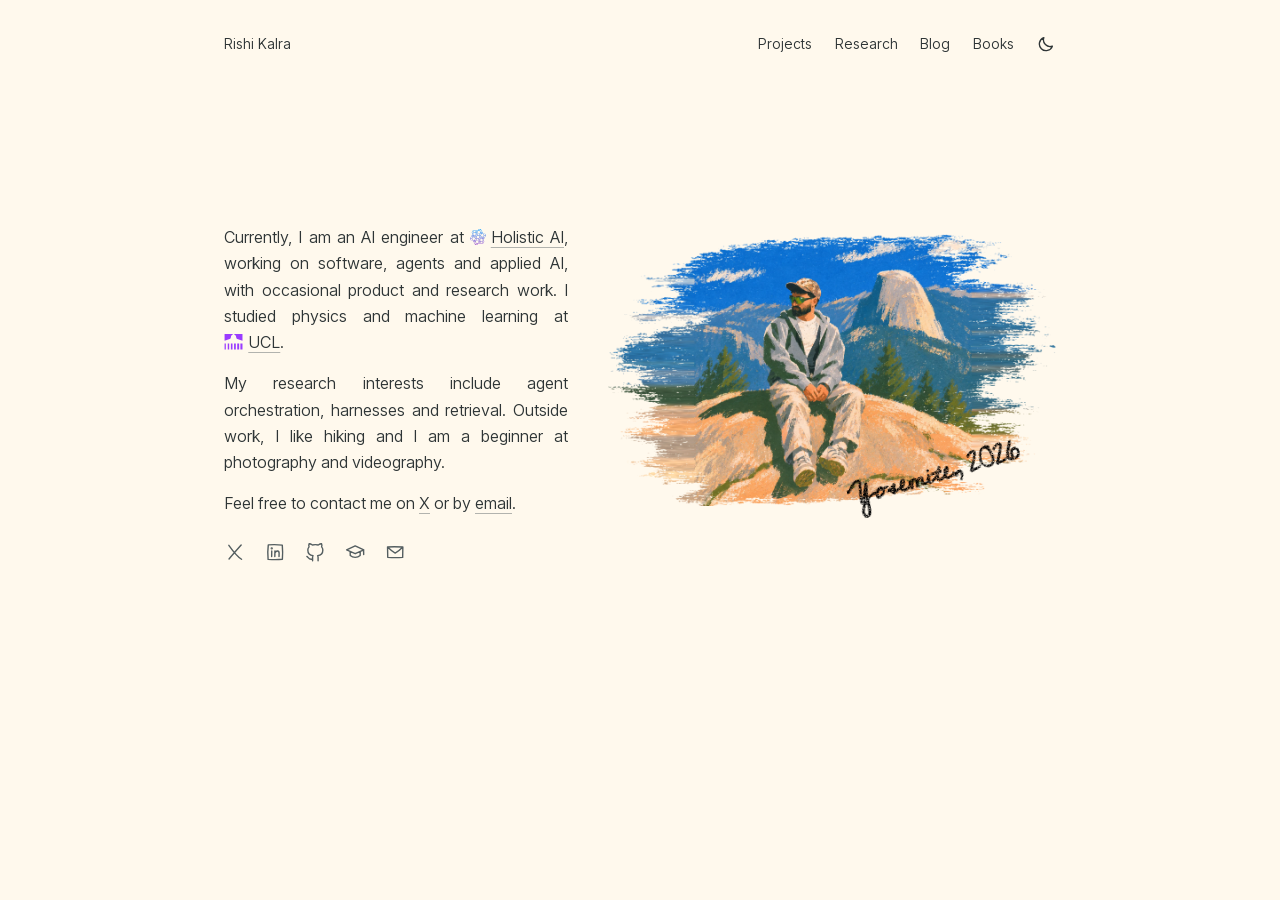
<file: index.html>
<!doctype html>
<html lang="en">
<head>
  <meta charset="utf-8">
  <meta name="viewport" content="width=device-width, initial-scale=1">
  <title>Rishi Kalra</title>
  <meta name="description" content="AI engineer working on software, agents and applied AI.">
  <link rel="canonical" href="https://rk68.github.io/">
  <link rel="alternate" type="application/rss+xml" title="Rishi Kalra · Blog" href="/feed.xml">
  <meta property="og:type" content="website">
  <meta property="og:site_name" content="Rishi Kalra">
  <meta property="og:title" content="Rishi Kalra">
  <meta property="og:description" content="AI engineer working on software, agents and applied AI.">
  <meta property="og:url" content="https://rk68.github.io/">
  <meta property="og:image" content="https://rk68.github.io/media/og/default.jpg">
  <meta name="twitter:card" content="summary_large_image">
  <meta name="theme-color" content="#fff9ed">
  <link rel="icon" href="/favicon.svg?v=2" type="image/svg+xml">
  <link rel="apple-touch-icon" href="/apple-touch-icon.png?v=2">
  <link rel="preload" href="/fonts/inter.woff2" as="font" type="font/woff2" crossorigin>
  <link rel="stylesheet" href="/style.css?v=67">
  <script src="/site.js?v=1"></script>
</head>
<body>
  <header>
    <a href="/">Rishi Kalra</a>
    <nav aria-label="Site"><a href="/projects.html">Projects</a><a href="/research.html">Research</a><a href="/blog.html">Blog</a><a href="/bookshelf.html">Books</a></nav>
  </header>
  <main class="home">
    <div class="intro wide">
      <div class="bio">
        <p>Currently, I am an AI engineer at <a class="org" href="https://www.holisticai.com/"><img src="/media/logos/holistic-ai.svg" width="16" height="16" alt="">Holistic AI</a>, working on software, agents and applied AI, with occasional product and research work. I studied physics and machine learning at <a class="org" href="https://www.ucl.ac.uk/"><img src="/media/logos/ucl.svg" width="20" height="16" alt="">UCL</a>.</p>
        <p>My research interests include agent orchestration, harnesses and retrieval. Outside work, I like hiking and I am a beginner at photography and videography.</p>
        <p>Feel free to contact me on <a href="https://x.com/rish0x">X</a> or by <a href="mailto:rishi.k3838@gmail.com">email</a>.</p>
        <div data-contacts></div>
      </div>
      <figure class="painting">
        <img src="/media/yosemite-chalk-wide.webp?v=3" width="2019" height="1224" alt="Rishi seated on a granite ledge above pine trees, with Half Dome under a blue sky.">
        <figcaption class="pencil-note">Yosemite, 2026</figcaption>
      </figure>
    </div>
  </main>
</body>
</html>
</file>
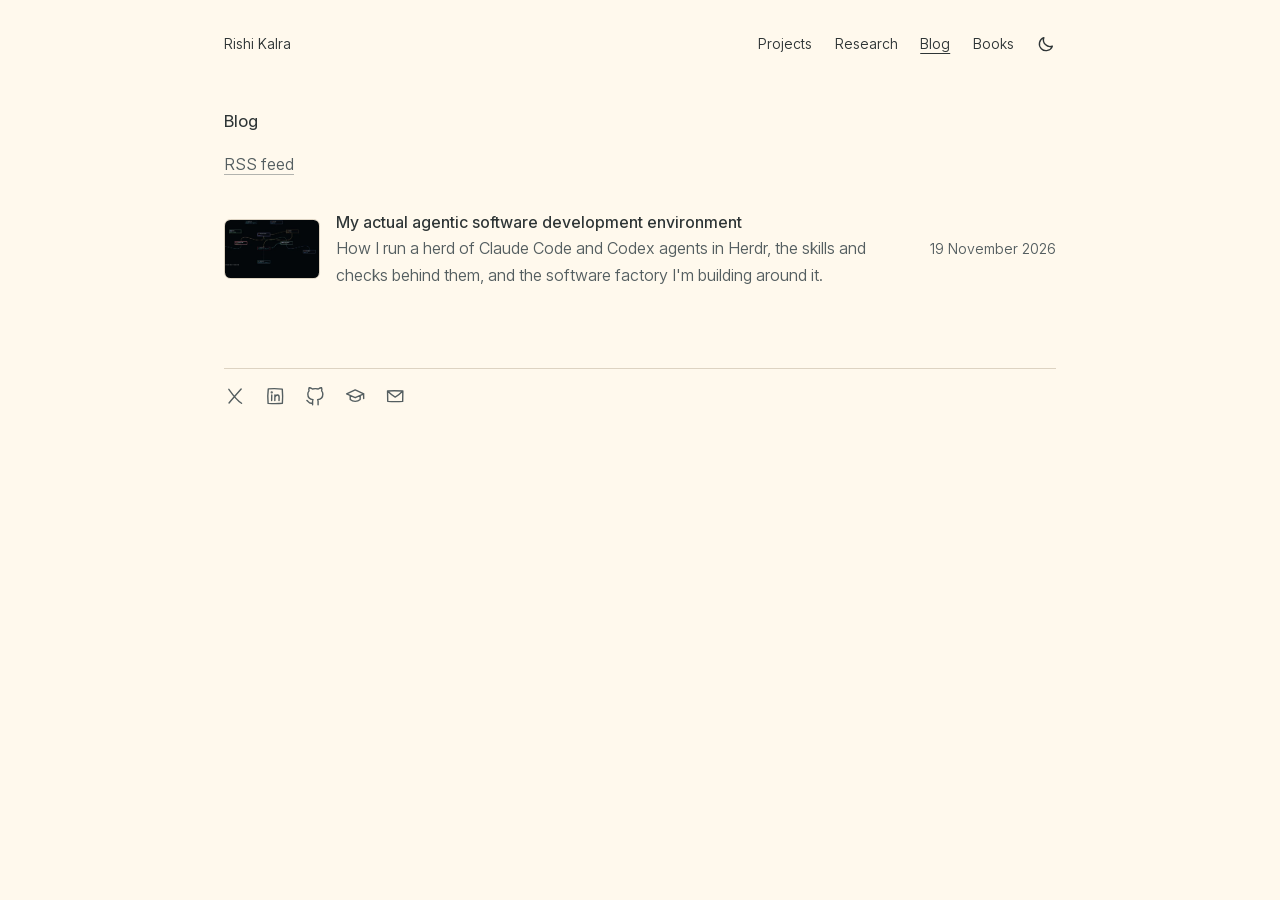
<file: blog.html>
<!doctype html>
<html lang="en">
<head>
  <meta charset="utf-8">
  <meta name="viewport" content="width=device-width, initial-scale=1">
  <title>Blog · Rishi Kalra</title>
  <meta name="description" content="Writing on agents and how I build software with them.">
  <link rel="canonical" href="https://rk68.github.io/blog.html">
  <link rel="alternate" type="application/rss+xml" title="Rishi Kalra · Blog" href="/feed.xml">
  <meta property="og:type" content="website">
  <meta property="og:site_name" content="Rishi Kalra">
  <meta property="og:title" content="Blog">
  <meta property="og:description" content="Writing on agents and how I build software with them.">
  <meta property="og:url" content="https://rk68.github.io/blog.html">
  <meta property="og:image" content="https://rk68.github.io/media/og/default.jpg">
  <meta name="twitter:card" content="summary_large_image">
  <meta name="theme-color" content="#fff9ed">
  <link rel="icon" href="/favicon.svg?v=2" type="image/svg+xml">
  <link rel="apple-touch-icon" href="/apple-touch-icon.png?v=2">
  <link rel="preload" href="/fonts/inter.woff2" as="font" type="font/woff2" crossorigin>
  <link rel="stylesheet" href="/style.css?v=67">
  <script src="/site.js?v=1"></script>
</head>
<body>
  <header>
    <a href="/">Rishi Kalra</a>
    <nav aria-label="Site"><a href="/projects.html">Projects</a><a href="/research.html">Research</a><a href="/blog.html" aria-current="page">Blog</a><a href="/bookshelf.html">Books</a></nav>
  </header>
  <main>
    <h1>Blog</h1>
    <p class="muted"><a href="/feed.xml">RSS feed</a></p>
    <ul class="items link-rows">
      <li>
        <img class="row-thumb" src="/media/blog/agentic-ade/thumb.webp" width="480" height="300" alt="" loading="lazy">
        <div>
          <a class="title" href="/blog/my-actual-agentic-software-development-environment.html">My actual agentic software development environment</a>
          <div class="muted">How I run a herd of Claude Code and Codex agents in Herdr, the skills and checks behind them, and the software factory I'm building around it.</div>
        </div>
        <div class="muted"><time datetime="2026-11-19">19 November 2026</time></div>
      </li>
    </ul>
  </main>
  <footer><div data-contacts></div></footer>
</body>
</html>
</file>
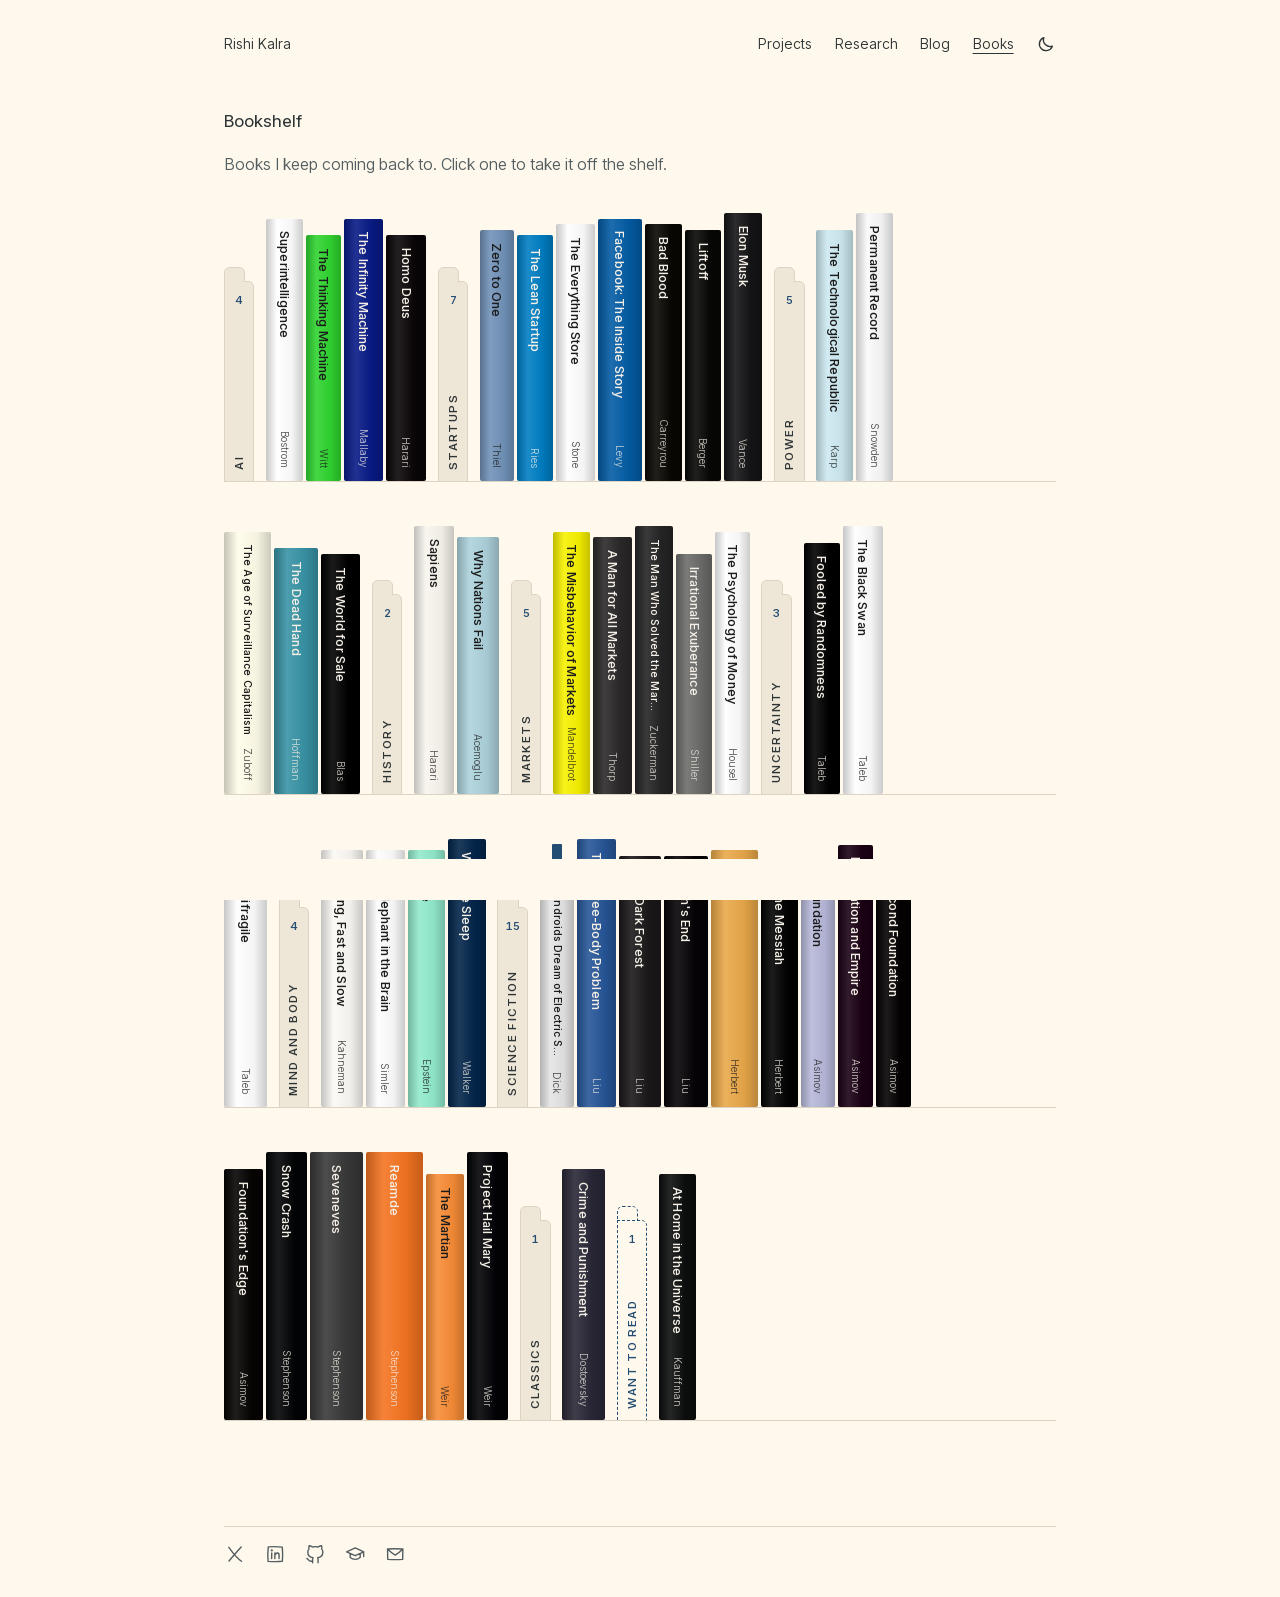
<file: bookshelf.html>
<!doctype html>
<html lang="en">
<head>
  <meta charset="utf-8">
  <meta name="viewport" content="width=device-width, initial-scale=1">
  <title>Bookshelf · Rishi Kalra</title>
  <meta name="description" content="Books I keep coming back to.">
  <link rel="canonical" href="https://rk68.github.io/bookshelf.html">
  <link rel="alternate" type="application/rss+xml" title="Rishi Kalra · Blog" href="/feed.xml">
  <meta property="og:type" content="website">
  <meta property="og:site_name" content="Rishi Kalra">
  <meta property="og:title" content="Bookshelf">
  <meta property="og:description" content="Books I keep coming back to.">
  <meta property="og:url" content="https://rk68.github.io/bookshelf.html">
  <meta property="og:image" content="https://rk68.github.io/media/og/default.jpg">
  <meta name="twitter:card" content="summary_large_image">
  <meta name="theme-color" content="#fff9ed">
  <link rel="icon" href="/favicon.svg?v=2" type="image/svg+xml">
  <link rel="apple-touch-icon" href="/apple-touch-icon.png?v=2">
  <link rel="preload" href="/fonts/inter.woff2" as="font" type="font/woff2" crossorigin>
  <link rel="stylesheet" href="/style.css?v=67">
  <script src="/site.js?v=1"></script>
  <script type="module" src="/bookshelf.js?v=17"></script>
</head>
<body>
  <header>
    <a href="/">Rishi Kalra</a>
    <nav aria-label="Site"><a href="/projects.html">Projects</a><a href="/research.html">Research</a><a href="/blog.html">Blog</a><a href="/bookshelf.html" aria-current="page">Books</a></nav>
  </header>
  <main>
    <h1>Bookshelf</h1>
    <p class="muted">Books I keep coming back to. Click one to take it off the shelf.</p>
    <div data-shelves></div>
  </main>
  <footer><div data-contacts></div></footer>
</body>
</html>
</file>
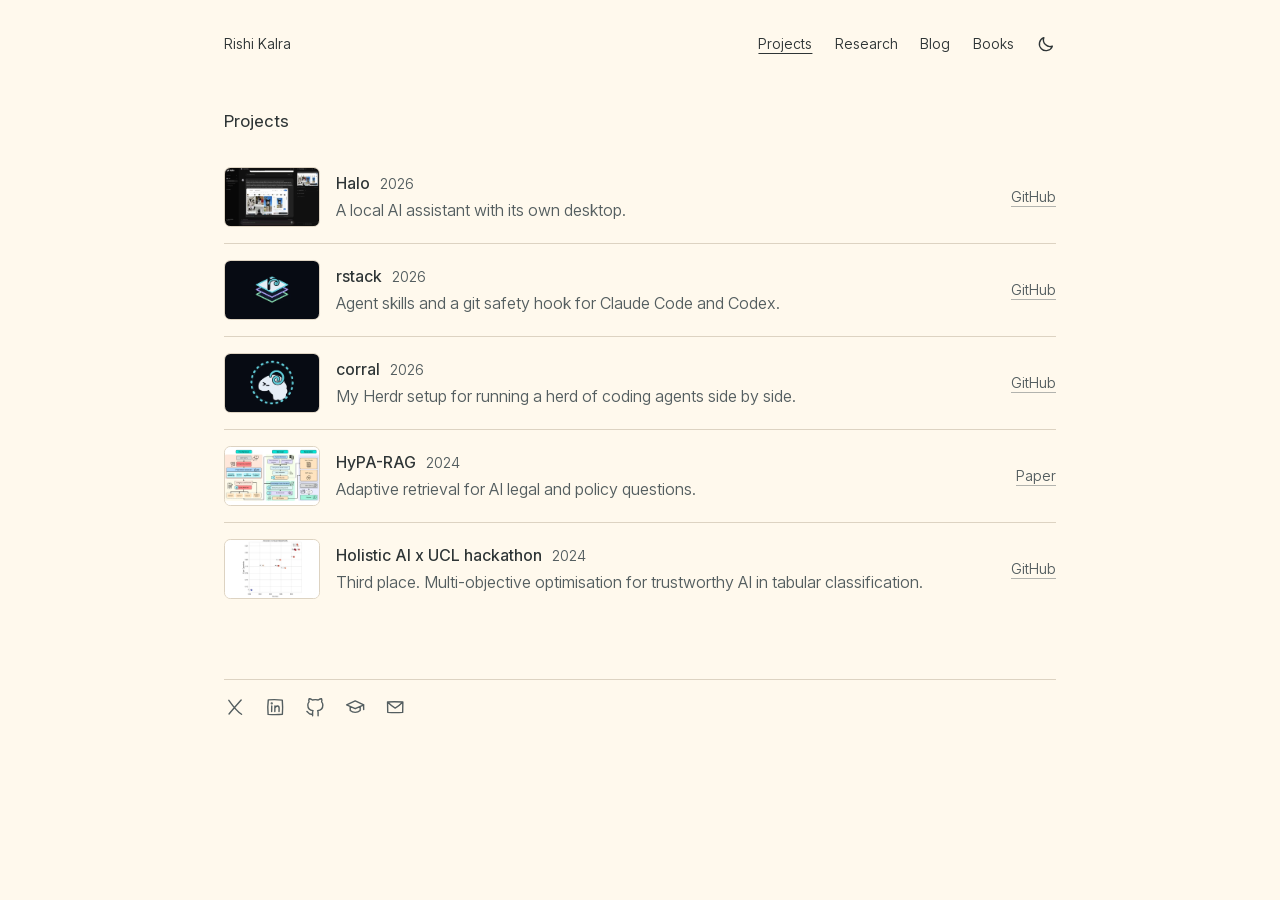
<file: projects.html>
<!doctype html>
<html lang="en">
<head>
  <meta charset="utf-8">
  <meta name="viewport" content="width=device-width, initial-scale=1">
  <title>Projects · Rishi Kalra</title>
  <meta name="description" content="Software and AI projects, including Halo and HyPA-RAG.">
  <link rel="canonical" href="https://rk68.github.io/projects.html">
  <link rel="alternate" type="application/rss+xml" title="Rishi Kalra · Blog" href="/feed.xml">
  <meta property="og:type" content="website">
  <meta property="og:site_name" content="Rishi Kalra">
  <meta property="og:title" content="Projects">
  <meta property="og:description" content="Software and AI projects, including Halo and HyPA-RAG.">
  <meta property="og:url" content="https://rk68.github.io/projects.html">
  <meta property="og:image" content="https://rk68.github.io/media/og/default.jpg">
  <meta name="twitter:card" content="summary_large_image">
  <meta name="theme-color" content="#fff9ed">
  <link rel="icon" href="/favicon.svg?v=2" type="image/svg+xml">
  <link rel="apple-touch-icon" href="/apple-touch-icon.png?v=2">
  <link rel="preload" href="/fonts/inter.woff2" as="font" type="font/woff2" crossorigin>
  <link rel="stylesheet" href="/style.css?v=67">
  <script src="/site.js?v=1"></script>
</head>
<body>
  <header>
    <a href="/">Rishi Kalra</a>
    <nav aria-label="Site"><a href="/projects.html" aria-current="page">Projects</a><a href="/research.html">Research</a><a href="/blog.html">Blog</a><a href="/bookshelf.html">Books</a></nav>
  </header>
  <main>
    <h1>Projects</h1>
    <ul class="items link-rows">
      <li>
        <img class="row-thumb" src="/media/projects/halo-thumb.webp" width="480" height="300" alt="" loading="lazy">
        <div>
          <a class="title" href="/projects/halo.html">Halo</a> <span class="year muted">2026</span>
          <div class="muted">A local AI assistant with its own desktop.</div>
        </div>
        <a class="row-link" href="https://github.com/rk68/halo">GitHub</a>
      </li>
      <li>
        <img class="row-thumb" src="/media/projects/rstack-thumb.webp" width="480" height="300" alt="" loading="lazy">
        <div>
          <a class="title" href="/projects/rstack.html">rstack</a> <span class="year muted">2026</span>
          <div class="muted">Agent skills and a git safety hook for Claude Code and Codex.</div>
        </div>
        <a class="row-link" href="https://github.com/rk68/rstack">GitHub</a>
      </li>
      <li>
        <img class="row-thumb" src="/media/projects/corral-thumb.webp" width="480" height="300" alt="" loading="lazy">
        <div>
          <a class="title" href="/projects/corral.html">corral</a> <span class="year muted">2026</span>
          <div class="muted">My Herdr setup for running a herd of coding agents side by side.</div>
        </div>
        <a class="row-link" href="https://github.com/rk68/corral">GitHub</a>
      </li>
      <li>
        <img class="row-thumb" src="/media/projects/hypa-rag-thumb.webp" width="480" height="300" alt="" loading="lazy">
        <div>
          <a class="title" href="/projects/hypa-rag.html">HyPA-RAG</a> <span class="year muted">2024</span>
          <div class="muted">Adaptive retrieval for AI legal and policy questions.</div>
        </div>
        <a class="row-link" href="https://aclanthology.org/2025.naacl-industry.79/">Paper</a>
      </li>
      <li>
        <img class="row-thumb" src="/media/projects/hackathon-thumb.webp" width="480" height="300" alt="" loading="lazy">
        <div>
          <a class="title" href="/projects/trustworthy-ai-hackathon.html">Holistic AI x UCL hackathon</a> <span class="year muted">2024</span>
          <div class="muted">Third place. Multi-objective optimisation for trustworthy AI in tabular classification.</div>
        </div>
        <a class="row-link" href="https://github.com/rk68/Holistic-AI-Hackathon-Multi-Objective-Optimization-for-AI-Trustworthiness">GitHub</a>
      </li>
    </ul>
  </main>
  <footer><div data-contacts></div></footer>
</body>
</html>
</file>
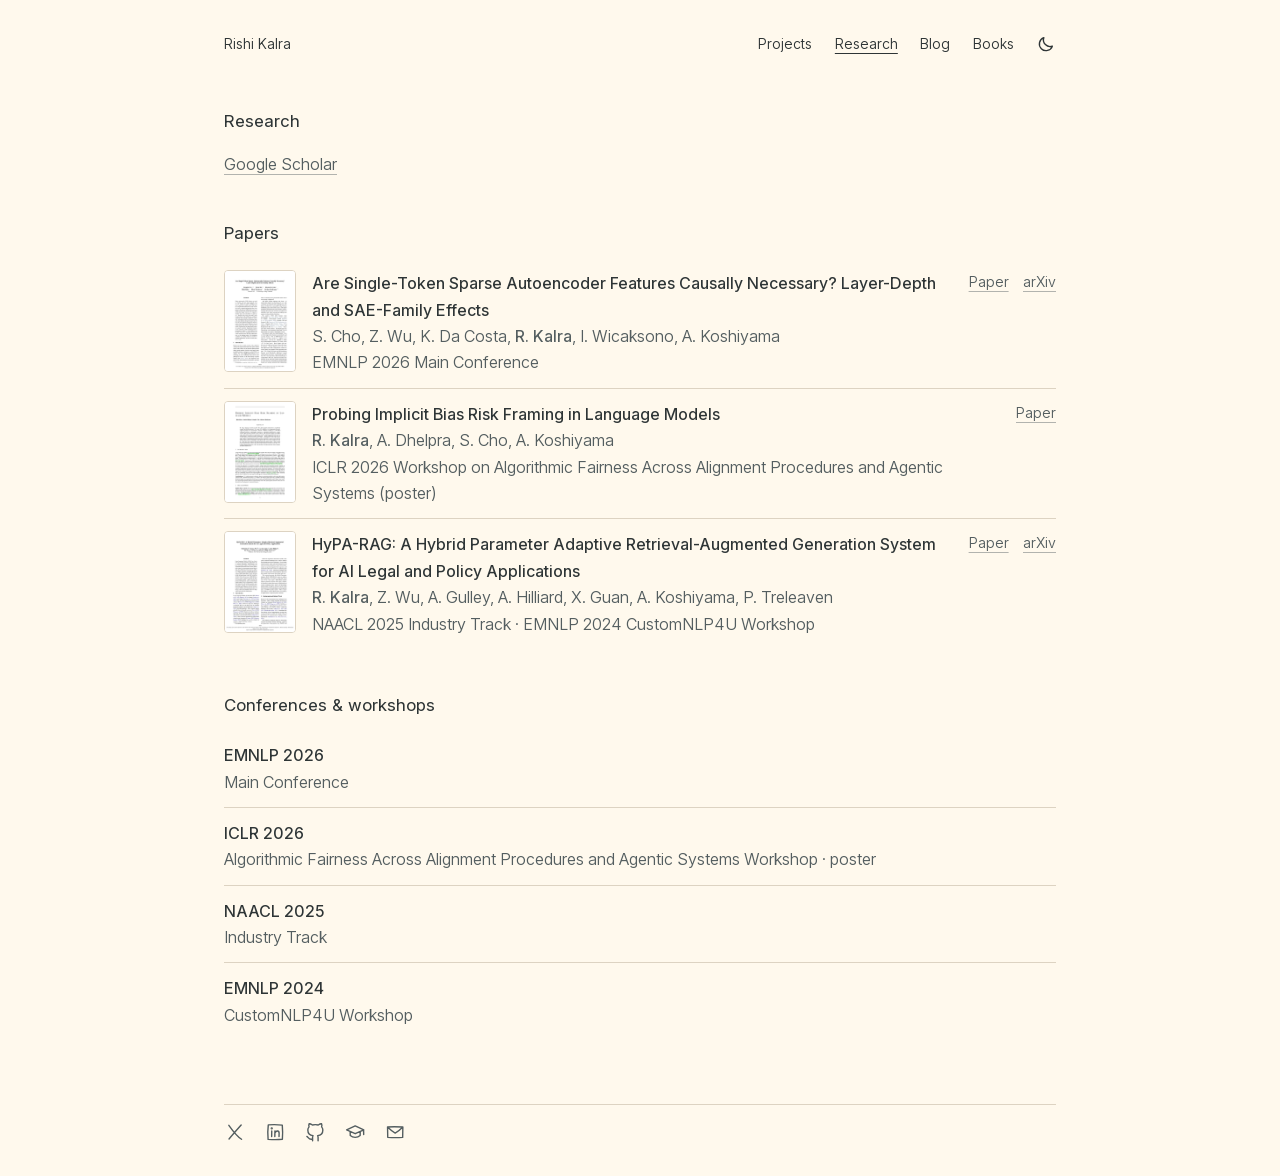
<file: research.html>
<!doctype html>
<html lang="en">
<head>
  <meta charset="utf-8">
  <meta name="viewport" content="width=device-width, initial-scale=1">
  <title>Research · Rishi Kalra</title>
  <meta name="description" content="Papers on sparse autoencoder interpretability, implicit bias in language models, and retrieval for legal and policy questions.">
  <link rel="canonical" href="https://rk68.github.io/research.html">
  <link rel="alternate" type="application/rss+xml" title="Rishi Kalra · Blog" href="/feed.xml">
  <meta property="og:type" content="website">
  <meta property="og:site_name" content="Rishi Kalra">
  <meta property="og:title" content="Research">
  <meta property="og:description" content="Papers on sparse autoencoder interpretability, implicit bias in language models, and retrieval for legal and policy questions.">
  <meta property="og:url" content="https://rk68.github.io/research.html">
  <meta property="og:image" content="https://rk68.github.io/media/og/default.jpg">
  <meta name="twitter:card" content="summary_large_image">
  <meta name="theme-color" content="#fff9ed">
  <link rel="icon" href="/favicon.svg?v=2" type="image/svg+xml">
  <link rel="apple-touch-icon" href="/apple-touch-icon.png?v=2">
  <link rel="preload" href="/fonts/inter.woff2" as="font" type="font/woff2" crossorigin>
  <link rel="stylesheet" href="/style.css?v=67">
  <script src="/site.js?v=1"></script>
</head>
<body>
  <header>
    <a href="/">Rishi Kalra</a>
    <nav aria-label="Site"><a href="/projects.html">Projects</a><a href="/research.html" aria-current="page">Research</a><a href="/blog.html">Blog</a><a href="/bookshelf.html">Books</a></nav>
  </header>
  <main>
    <h1>Research</h1>
    <p class="muted"><a href="https://scholar.google.com/citations?user=2zi5lWYAAAAJ&amp;hl=en">Google Scholar</a></p>

    <h2>Papers</h2>
    <ul class="items">
      <li class="row paper">
        <a class="paper-thumb" href="https://aclanthology.org/2026.emnlp-main.1794/" tabindex="-1" aria-hidden="true"><img src="/media/research/sae-causal-necessity.webp" width="320" height="453" alt="" loading="lazy"></a>
        <div>
          <div class="title">Are Single-Token Sparse Autoencoder Features Causally Necessary? Layer-Depth and SAE-Family Effects</div>
          <div class="muted">S. Cho, Z. Wu, K. Da Costa, <span class="me">R. Kalra</span>, I. Wicaksono, A. Koshiyama</div>
          <div class="muted">EMNLP 2026 Main Conference</div>
        </div>
        <div class="row-links"><a href="https://aclanthology.org/2026.emnlp-main.1794/">Paper</a><a href="https://arxiv.org/abs/2607.20596">arXiv</a></div>
      </li>
      <li class="row paper">
        <a class="paper-thumb" href="https://openreview.net/forum?id=834SNNzCXE" tabindex="-1" aria-hidden="true"><img src="/media/research/implicit-bias-risk-framing.webp" width="320" height="415" alt="" loading="lazy"></a>
        <div>
          <div class="title">Probing Implicit Bias Risk Framing in Language Models</div>
          <div class="muted"><span class="me">R. Kalra</span>, A. Dhelpra, S. Cho, A. Koshiyama</div>
          <div class="muted">ICLR 2026 Workshop on Algorithmic Fairness Across Alignment Procedures and Agentic Systems (poster)</div>
        </div>
        <div class="row-links"><a href="https://openreview.net/forum?id=834SNNzCXE">Paper</a></div>
      </li>
      <li class="row paper">
        <a class="paper-thumb" href="https://aclanthology.org/2025.naacl-industry.79/" tabindex="-1" aria-hidden="true"><img src="/media/research/hypa-rag.webp" width="320" height="453" alt="" loading="lazy"></a>
        <div>
          <div class="title">HyPA-RAG: A Hybrid Parameter Adaptive Retrieval-Augmented Generation System for AI Legal and Policy Applications</div>
          <div class="muted"><span class="me">R. Kalra</span>, Z. Wu, A. Gulley, A. Hilliard, X. Guan, A. Koshiyama, P. Treleaven</div>
          <div class="muted">NAACL 2025 Industry Track · EMNLP 2024 CustomNLP4U Workshop</div>
        </div>
        <div class="row-links"><a href="https://aclanthology.org/2025.naacl-industry.79/">Paper</a><a href="https://arxiv.org/abs/2409.09046">arXiv</a></div>
      </li>
    </ul>

    <h2>Conferences &amp; workshops</h2>
    <ul class="items">
      <li>
        <div class="title">EMNLP 2026</div>
        <div class="muted">Main Conference</div>
      </li>
      <li>
        <div class="title">ICLR 2026</div>
        <div class="muted">Algorithmic Fairness Across Alignment Procedures and Agentic Systems Workshop · poster</div>
      </li>
      <li>
        <div class="title">NAACL 2025</div>
        <div class="muted">Industry Track</div>
      </li>
      <li>
        <div class="title">EMNLP 2024</div>
        <div class="muted">CustomNLP4U Workshop</div>
      </li>
    </ul>
  </main>
  <footer><div data-contacts></div></footer>
</body>
</html>
</file>
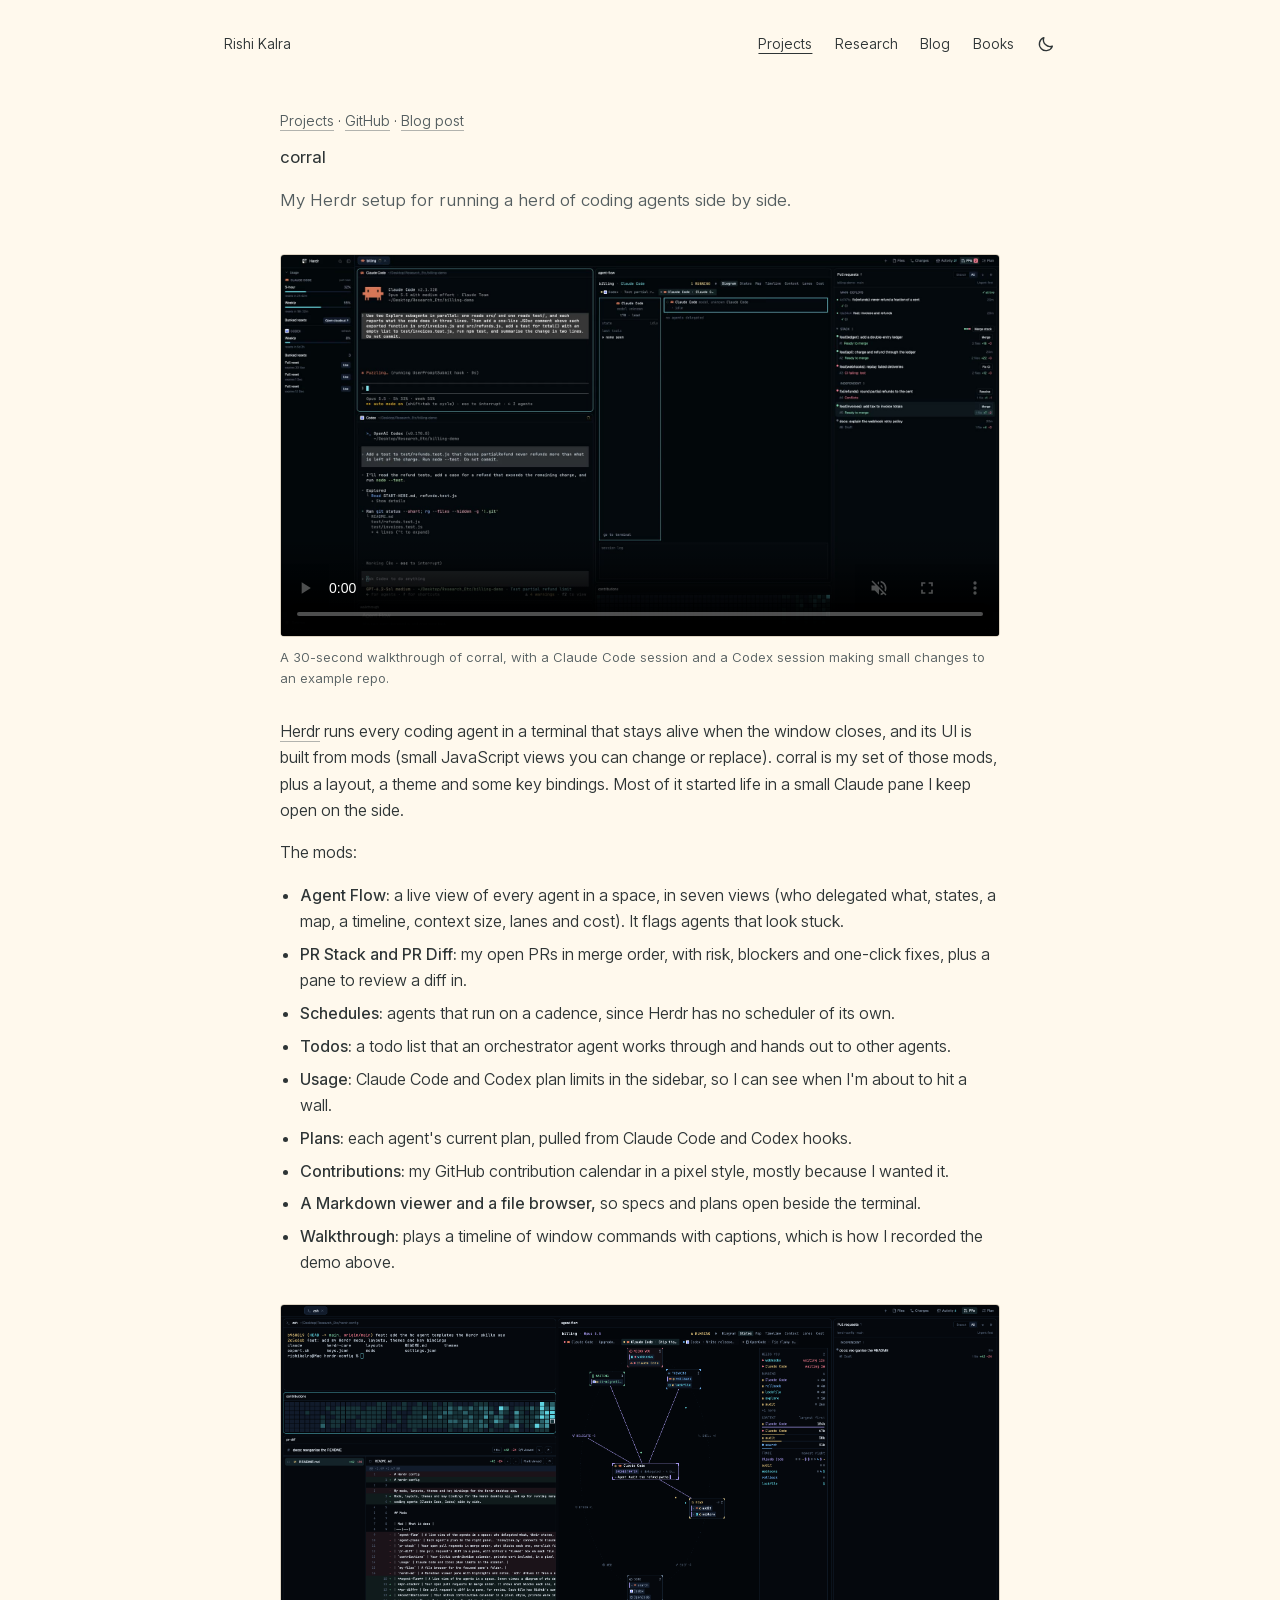
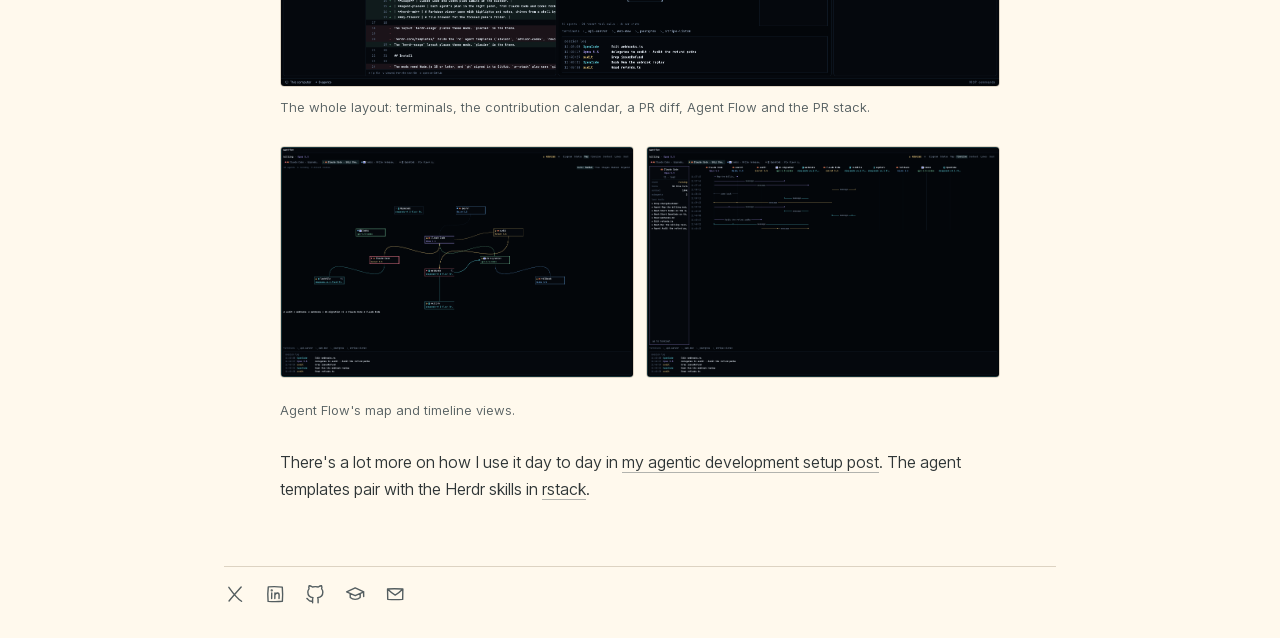
<file: projects/corral.html>
<!doctype html>
<html lang="en">
<head>
  <meta charset="utf-8">
  <meta name="viewport" content="width=device-width, initial-scale=1">
  <title>corral · Rishi Kalra</title>
  <meta name="description" content="My Herdr setup for running a herd of coding agents side by side.">
  <link rel="canonical" href="https://rk68.github.io/projects/corral.html">
  <link rel="alternate" type="application/rss+xml" title="Rishi Kalra · Blog" href="/feed.xml">
  <meta property="og:type" content="website">
  <meta property="og:site_name" content="Rishi Kalra">
  <meta property="og:title" content="corral">
  <meta property="og:description" content="My Herdr setup for running a herd of coding agents side by side.">
  <meta property="og:url" content="https://rk68.github.io/projects/corral.html">
  <meta property="og:image" content="https://rk68.github.io/media/og/corral.jpg">
  <meta name="twitter:card" content="summary_large_image">
  <meta name="theme-color" content="#fff9ed">
  <link rel="icon" href="/favicon.svg?v=2" type="image/svg+xml">
  <link rel="apple-touch-icon" href="/apple-touch-icon.png?v=2">
  <link rel="preload" href="/fonts/inter.woff2" as="font" type="font/woff2" crossorigin>
  <link rel="stylesheet" href="/style.css?v=67">
  <script src="/site.js?v=1"></script>
</head>
<body>
  <header>
    <a href="/">Rishi Kalra</a>
    <nav aria-label="Site"><a href="/projects.html" aria-current="page">Projects</a><a href="/research.html">Research</a><a href="/blog.html">Blog</a><a href="/bookshelf.html">Books</a></nav>
  </header>
  <main class="post">
    <p class="post-meta"><a href="/projects.html">Projects</a> · <a href="https://github.com/rk68/corral">GitHub</a> · <a href="/blog/my-actual-agentic-software-development-environment.html">Blog post</a></p>
    <h1>corral</h1>
    <p class="post-lede">My Herdr setup for running a herd of coding agents side by side.</p>

    <figure>
      <video src="/media/blog/agentic-ade/demo.mp4" poster="/media/blog/agentic-ade/demo-poster.jpg" controls muted loop playsinline preload="metadata"></video>
      <figcaption>A 30-second walkthrough of corral, with a Claude Code session and a Codex session making small changes to an example repo.</figcaption>
    </figure>

    <p><a href="https://herdr.dev">Herdr</a> runs every coding agent in a terminal that stays alive when the window closes, and its UI is built from mods (small JavaScript views you can change or replace). corral is my set of those mods, plus a layout, a theme and some key bindings. Most of it started life in a small Claude pane I keep open on the side.</p>

    <p>The mods:</p>
    <ul>
      <li><strong>Agent Flow:</strong> a live view of every agent in a space, in seven views (who delegated what, states, a map, a timeline, context size, lanes and cost). It flags agents that look stuck.</li>
      <li><strong>PR Stack and PR Diff:</strong> my open PRs in merge order, with risk, blockers and one-click fixes, plus a pane to review a diff in.</li>
      <li><strong>Schedules:</strong> agents that run on a cadence, since Herdr has no scheduler of its own.</li>
      <li><strong>Todos:</strong> a todo list that an orchestrator agent works through and hands out to other agents.</li>
      <li><strong>Usage:</strong> Claude Code and Codex plan limits in the sidebar, so I can see when I'm about to hit a wall.</li>
      <li><strong>Plans:</strong> each agent's current plan, pulled from Claude Code and Codex hooks.</li>
      <li><strong>Contributions:</strong> my GitHub contribution calendar in a pixel style, mostly because I wanted it.</li>
      <li><strong>A Markdown viewer and a file browser,</strong> so specs and plans open beside the terminal.</li>
      <li><strong>Walkthrough:</strong> plays a timeline of window commands with captions, which is how I recorded the demo above.</li>
    </ul>

    <figure>
      <img src="/media/blog/agentic-ade/herdr.png" width="2349" height="1248" alt="Herdr with a terminal, the contribution calendar, a pull request diff, Agent Flow and the pull request panel" loading="lazy">
      <figcaption>The whole layout: terminals, the contribution calendar, a PR diff, Agent Flow and the PR stack.</figcaption>
    </figure>

    <figure class="pair">
      <img src="/media/blog/agentic-ade/agent-flow-map.png" width="1794" height="1172" alt="Agent Flow's map view" loading="lazy">
      <img src="/media/blog/agentic-ade/agent-flow-timeline.png" width="1794" height="1172" alt="Agent Flow's timeline view" loading="lazy">
      <figcaption>Agent Flow's map and timeline views.</figcaption>
    </figure>

    <p>There's a lot more on how I use it day to day in <a href="/blog/my-actual-agentic-software-development-environment.html">my agentic development setup post</a>. The agent templates pair with the Herdr skills in <a href="/projects/rstack.html">rstack</a>.</p>
  </main>
  <footer><div data-contacts></div></footer>
</body>
</html>
</file>
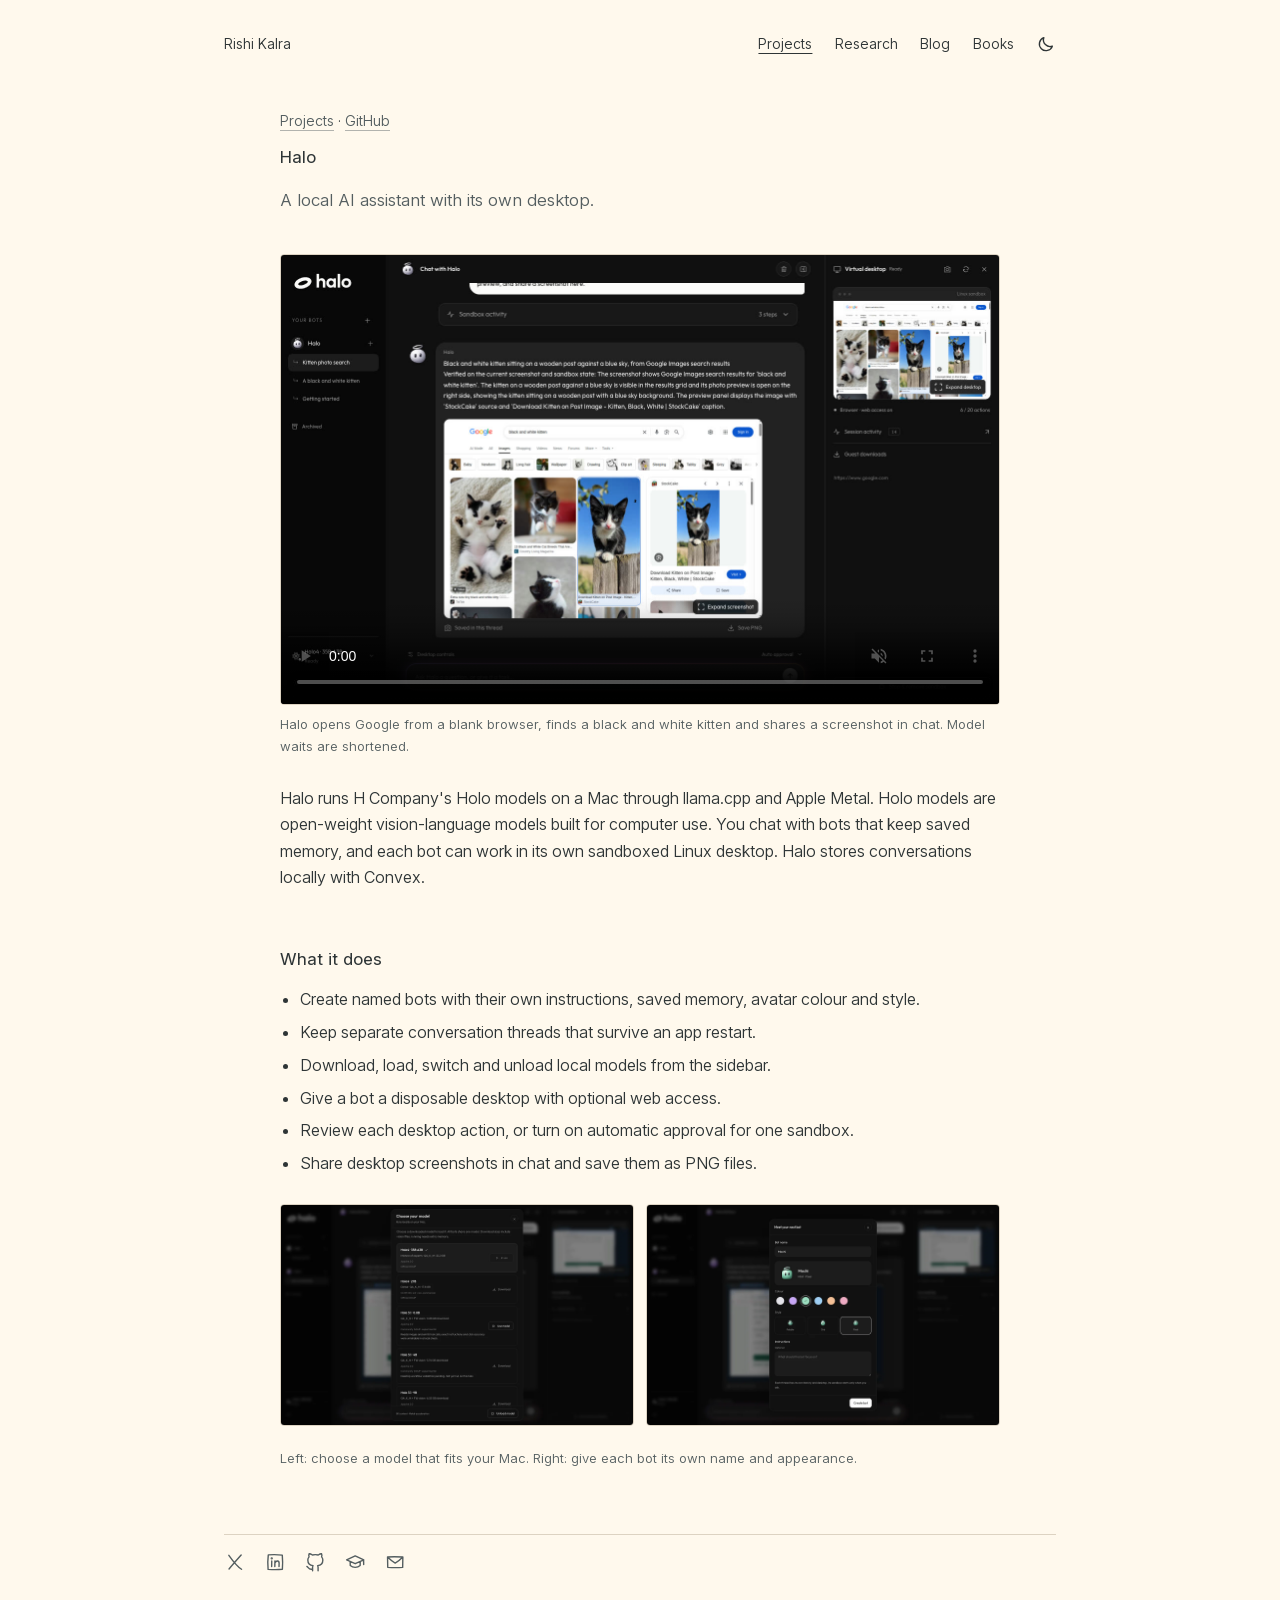
<file: projects/halo.html>
<!doctype html>
<html lang="en">
<head>
  <meta charset="utf-8">
  <meta name="viewport" content="width=device-width, initial-scale=1">
  <title>Halo · Rishi Kalra</title>
  <meta name="description" content="A local AI assistant with its own desktop.">
  <link rel="canonical" href="https://rk68.github.io/projects/halo.html">
  <link rel="alternate" type="application/rss+xml" title="Rishi Kalra · Blog" href="/feed.xml">
  <meta property="og:type" content="website">
  <meta property="og:site_name" content="Rishi Kalra">
  <meta property="og:title" content="Halo">
  <meta property="og:description" content="A local AI assistant with its own desktop.">
  <meta property="og:url" content="https://rk68.github.io/projects/halo.html">
  <meta property="og:image" content="https://rk68.github.io/media/og/halo.jpg">
  <meta name="twitter:card" content="summary_large_image">
  <meta name="theme-color" content="#fff9ed">
  <link rel="icon" href="/favicon.svg?v=2" type="image/svg+xml">
  <link rel="apple-touch-icon" href="/apple-touch-icon.png?v=2">
  <link rel="preload" href="/fonts/inter.woff2" as="font" type="font/woff2" crossorigin>
  <link rel="stylesheet" href="/style.css?v=67">
  <script src="/site.js?v=1"></script>
</head>
<body>
  <header>
    <a href="/">Rishi Kalra</a>
    <nav aria-label="Site"><a href="/projects.html" aria-current="page">Projects</a><a href="/research.html">Research</a><a href="/blog.html">Blog</a><a href="/bookshelf.html">Books</a></nav>
  </header>
  <main class="post">
    <p class="post-meta"><a href="/projects.html">Projects</a> · <a href="https://github.com/rk68/halo">GitHub</a></p>
    <h1>Halo</h1>
    <p class="post-lede">A local AI assistant with its own desktop.</p>

    <figure>
      <video src="/media/projects/halo-demo.mp4?v=2" poster="/media/projects/halo-demo-poster.jpg" controls muted loop playsinline preload="metadata"></video>
      <figcaption>Halo opens Google from a blank browser, finds a black and white kitten and shares a screenshot in chat. Model waits are shortened.</figcaption>
    </figure>

    <p>Halo runs H Company's Holo models on a Mac through llama.cpp and Apple Metal. Holo models are open-weight vision-language models built for computer use. You chat with bots that keep saved memory, and each bot can work in its own sandboxed Linux desktop. Halo stores conversations locally with Convex.</p>

    <h2>What it does</h2>
    <ul>
      <li>Create named bots with their own instructions, saved memory, avatar colour and style.</li>
      <li>Keep separate conversation threads that survive an app restart.</li>
      <li>Download, load, switch and unload local models from the sidebar.</li>
      <li>Give a bot a disposable desktop with optional web access.</li>
      <li>Review each desktop action, or turn on automatic approval for one sandbox.</li>
      <li>Share desktop screenshots in chat and save them as PNG files.</li>
    </ul>

    <figure class="pair">
      <img src="/media/projects/halo-models.webp" width="1440" height="900" alt="Halo's local model picker" loading="lazy">
      <img src="/media/projects/halo-avatars.webp" width="1440" height="900" alt="Halo's settings for a bot's name, avatar colour and style" loading="lazy">
      <figcaption>Left: choose a model that fits your Mac. Right: give each bot its own name and appearance.</figcaption>
    </figure>
  </main>
  <footer><div data-contacts></div></footer>
</body>
</html>
</file>
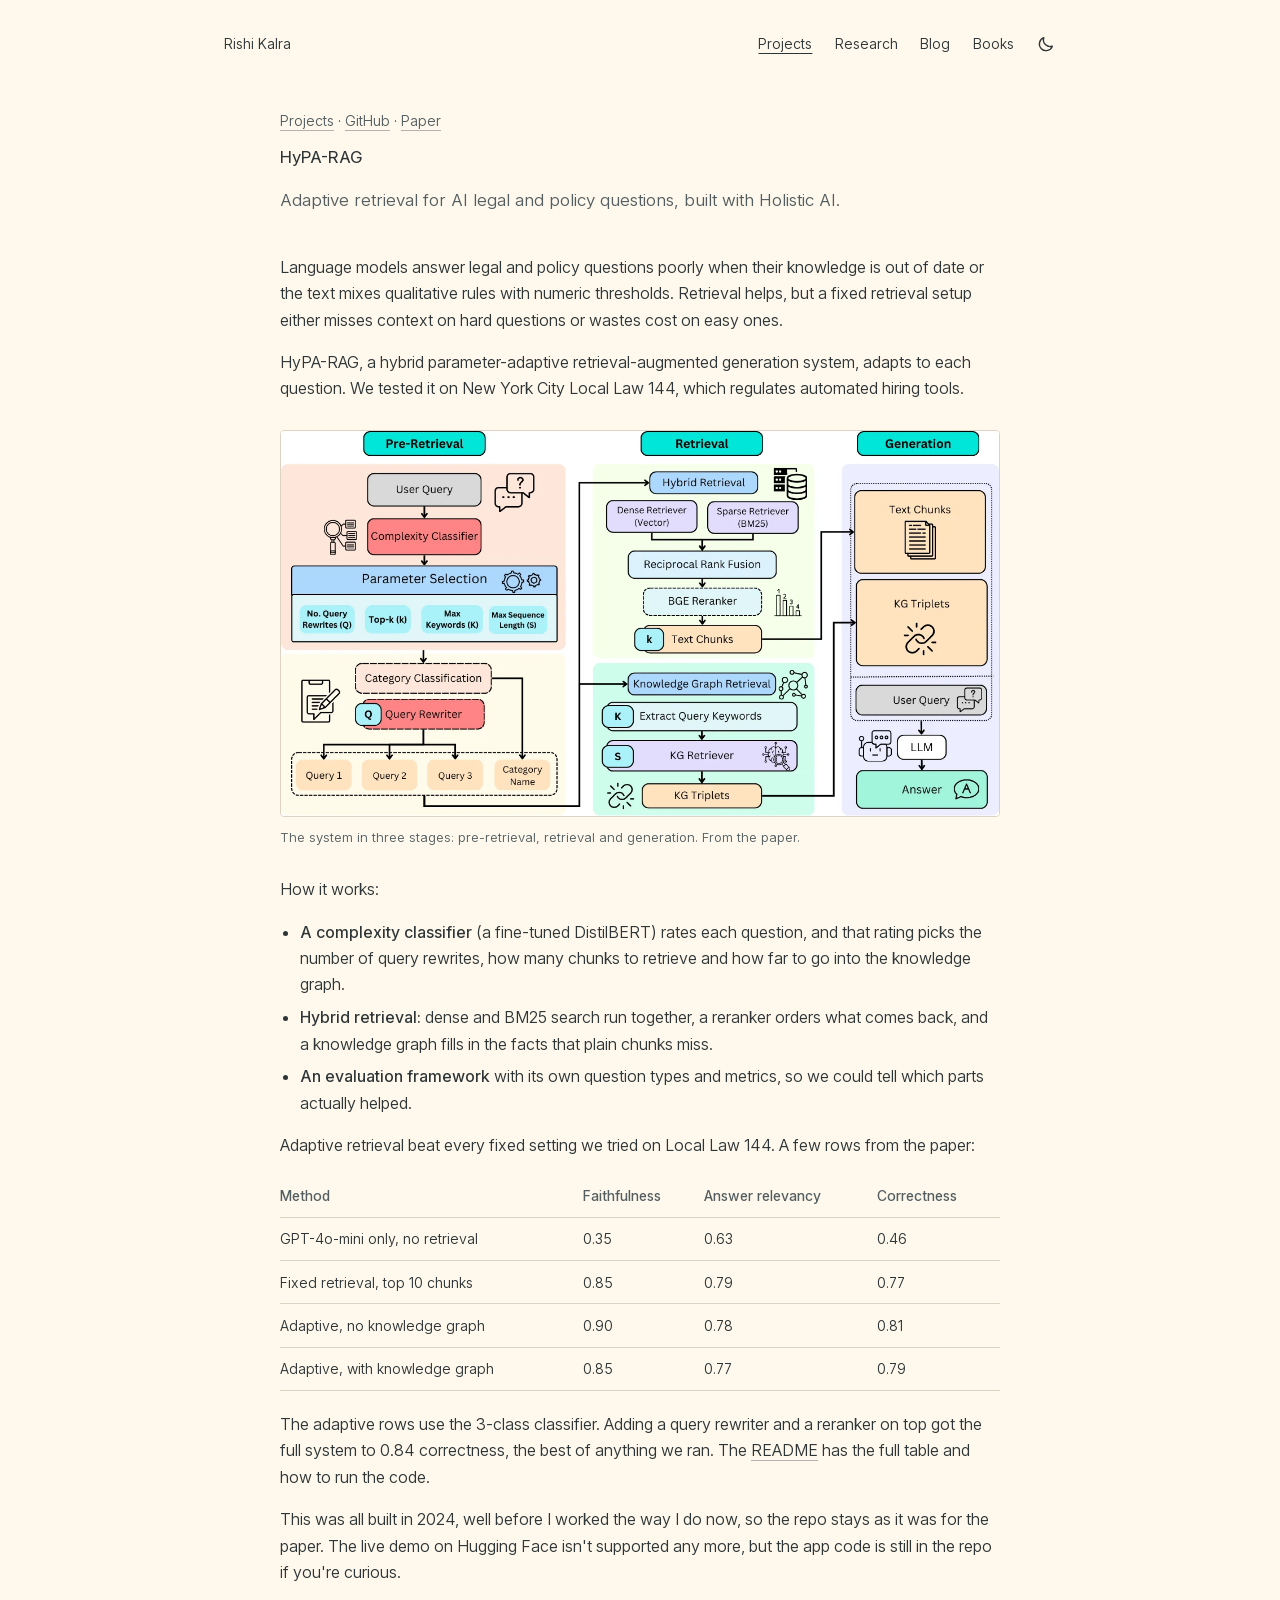
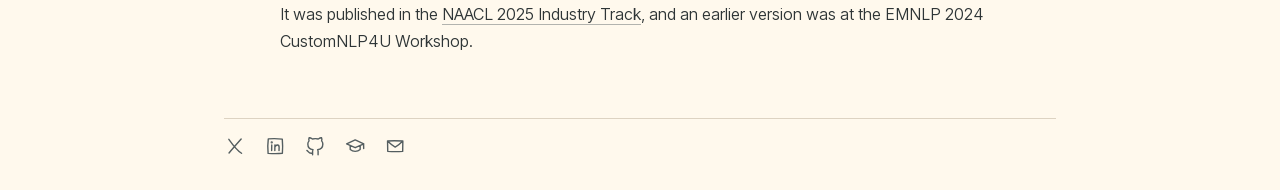
<file: projects/hypa-rag.html>
<!doctype html>
<html lang="en">
<head>
  <meta charset="utf-8">
  <meta name="viewport" content="width=device-width, initial-scale=1">
  <title>HyPA-RAG · Rishi Kalra</title>
  <meta name="description" content="Adaptive retrieval for AI legal and policy questions, built with Holistic AI.">
  <link rel="canonical" href="https://rk68.github.io/projects/hypa-rag.html">
  <link rel="alternate" type="application/rss+xml" title="Rishi Kalra · Blog" href="/feed.xml">
  <meta property="og:type" content="website">
  <meta property="og:site_name" content="Rishi Kalra">
  <meta property="og:title" content="HyPA-RAG">
  <meta property="og:description" content="Adaptive retrieval for AI legal and policy questions, built with Holistic AI.">
  <meta property="og:url" content="https://rk68.github.io/projects/hypa-rag.html">
  <meta property="og:image" content="https://rk68.github.io/media/og/hypa-rag.jpg">
  <meta name="twitter:card" content="summary_large_image">
  <meta name="theme-color" content="#fff9ed">
  <link rel="icon" href="/favicon.svg?v=2" type="image/svg+xml">
  <link rel="apple-touch-icon" href="/apple-touch-icon.png?v=2">
  <link rel="preload" href="/fonts/inter.woff2" as="font" type="font/woff2" crossorigin>
  <link rel="stylesheet" href="/style.css?v=67">
  <script src="/site.js?v=1"></script>
</head>
<body>
  <header>
    <a href="/">Rishi Kalra</a>
    <nav aria-label="Site"><a href="/projects.html" aria-current="page">Projects</a><a href="/research.html">Research</a><a href="/blog.html">Blog</a><a href="/bookshelf.html">Books</a></nav>
  </header>
  <main class="post">
    <p class="post-meta"><a href="/projects.html">Projects</a> · <a href="https://github.com/rk68/HyPA-RAG">GitHub</a> · <a href="https://aclanthology.org/2025.naacl-industry.79/">Paper</a></p>
    <h1>HyPA-RAG</h1>
    <p class="post-lede">Adaptive retrieval for AI legal and policy questions, built with Holistic AI.</p>

    <p>Language models answer legal and policy questions poorly when their knowledge is out of date or the text mixes qualitative rules with numeric thresholds. Retrieval helps, but a fixed retrieval setup either misses context on hard questions or wastes cost on easy ones.</p>
    <p>HyPA-RAG, a hybrid parameter-adaptive retrieval-augmented generation system, adapts to each question. We tested it on New York City Local Law 144, which regulates automated hiring tools.</p>

    <figure>
      <img src="/media/projects/hypa-rag-architecture.webp" width="1272" height="683" alt="HyPA-RAG architecture: a complexity classifier sets the retrieval parameters, hybrid and knowledge graph retrieval collect context, and the language model answers from it." loading="lazy">
      <figcaption>The system in three stages: pre-retrieval, retrieval and generation. From the paper.</figcaption>
    </figure>

    <p>How it works:</p>
    <ul>
      <li><strong>A complexity classifier</strong> (a fine-tuned DistilBERT) rates each question, and that rating picks the number of query rewrites, how many chunks to retrieve and how far to go into the knowledge graph.</li>
      <li><strong>Hybrid retrieval:</strong> dense and BM25 search run together, a reranker orders what comes back, and a knowledge graph fills in the facts that plain chunks miss.</li>
      <li><strong>An evaluation framework</strong> with its own question types and metrics, so we could tell which parts actually helped.</li>
    </ul>

    <p>Adaptive retrieval beat every fixed setting we tried on Local Law 144. A few rows from the paper:</p>
    <div class="table-wrap">
      <table>
        <thead><tr><th>Method</th><th>Faithfulness</th><th>Answer relevancy</th><th>Correctness</th></tr></thead>
        <tbody>
          <tr><td>GPT-4o-mini only, no retrieval</td><td>0.35</td><td>0.63</td><td>0.46</td></tr>
          <tr><td>Fixed retrieval, top 10 chunks</td><td>0.85</td><td>0.79</td><td>0.77</td></tr>
          <tr><td>Adaptive, no knowledge graph</td><td>0.90</td><td>0.78</td><td>0.81</td></tr>
          <tr><td>Adaptive, with knowledge graph</td><td>0.85</td><td>0.77</td><td>0.79</td></tr>
        </tbody>
      </table>
    </div>
    <p>The adaptive rows use the 3-class classifier. Adding a query rewriter and a reranker on top got the full system to 0.84 correctness, the best of anything we ran. The <a href="https://github.com/rk68/HyPA-RAG">README</a> has the full table and how to run the code.</p>

    <p>This was all built in 2024, well before I worked the way I do now, so the repo stays as it was for the paper. The live demo on Hugging Face isn't supported any more, but the app code is still in the repo if you're curious.</p>

    <p>It was published in the <a href="https://aclanthology.org/2025.naacl-industry.79/">NAACL 2025 Industry Track</a>, and an earlier version was at the EMNLP 2024 CustomNLP4U Workshop.</p>
  </main>
  <footer><div data-contacts></div></footer>
</body>
</html>
</file>
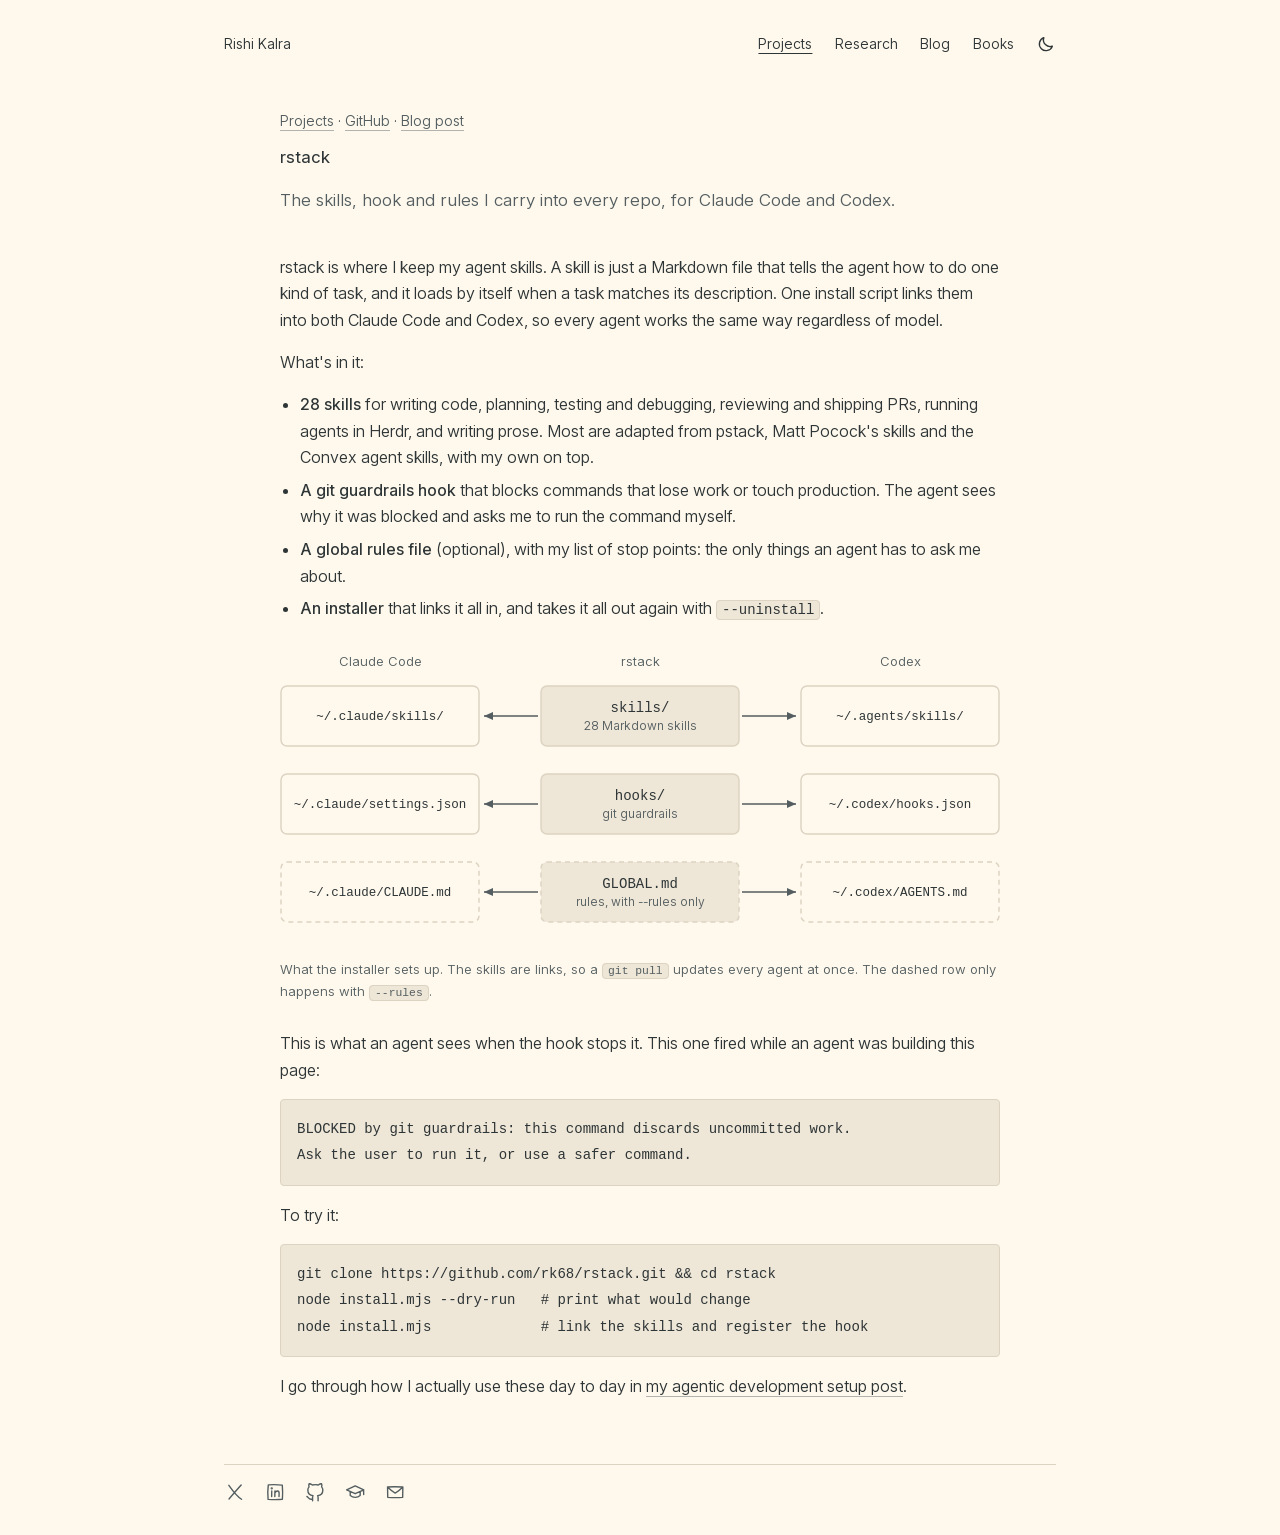
<file: projects/rstack.html>
<!doctype html>
<html lang="en">
<head>
  <meta charset="utf-8">
  <meta name="viewport" content="width=device-width, initial-scale=1">
  <title>rstack · Rishi Kalra</title>
  <meta name="description" content="The skills, hook and rules I carry into every repo, for Claude Code and Codex.">
  <link rel="canonical" href="https://rk68.github.io/projects/rstack.html">
  <link rel="alternate" type="application/rss+xml" title="Rishi Kalra · Blog" href="/feed.xml">
  <meta property="og:type" content="website">
  <meta property="og:site_name" content="Rishi Kalra">
  <meta property="og:title" content="rstack">
  <meta property="og:description" content="The skills, hook and rules I carry into every repo, for Claude Code and Codex.">
  <meta property="og:url" content="https://rk68.github.io/projects/rstack.html">
  <meta property="og:image" content="https://rk68.github.io/media/og/rstack.jpg">
  <meta name="twitter:card" content="summary_large_image">
  <meta name="theme-color" content="#fff9ed">
  <link rel="icon" href="/favicon.svg?v=2" type="image/svg+xml">
  <link rel="apple-touch-icon" href="/apple-touch-icon.png?v=2">
  <link rel="preload" href="/fonts/inter.woff2" as="font" type="font/woff2" crossorigin>
  <link rel="stylesheet" href="/style.css?v=67">
  <script src="/site.js?v=1"></script>
</head>
<body>
  <header>
    <a href="/">Rishi Kalra</a>
    <nav aria-label="Site"><a href="/projects.html" aria-current="page">Projects</a><a href="/research.html">Research</a><a href="/blog.html">Blog</a><a href="/bookshelf.html">Books</a></nav>
  </header>
  <main class="post">
    <p class="post-meta"><a href="/projects.html">Projects</a> · <a href="https://github.com/rk68/rstack">GitHub</a> · <a href="/blog/my-actual-agentic-software-development-environment.html">Blog post</a></p>
    <h1>rstack</h1>
    <p class="post-lede">The skills, hook and rules I carry into every repo, for Claude Code and Codex.</p>

    <p>rstack is where I keep my agent skills. A skill is just a Markdown file that tells the agent how to do one kind of task, and it loads by itself when a task matches its description. One install script links them into both Claude Code and Codex, so every agent works the same way regardless of model.</p>

    <p>What's in it:</p>
    <ul>
      <li><strong>28 skills</strong> for writing code, planning, testing and debugging, reviewing and shipping PRs, running agents in Herdr, and writing prose. Most are adapted from pstack, Matt Pocock's skills and the Convex agent skills, with my own on top.</li>
      <li><strong>A git guardrails hook</strong> that blocks commands that lose work or touch production. The agent sees why it was blocked and asks me to run the command myself.</li>
      <li><strong>A global rules file</strong> (optional), with my list of stop points: the only things an agent has to ask me about.</li>
      <li><strong>An installer</strong> that links it all in, and takes it all out again with <code>--uninstall</code>.</li>
    </ul>

    <figure class="diagram">
      <svg viewBox="0 0 720 300" role="img" aria-labelledby="rstack-diagram-title">
        <title id="rstack-diagram-title">The installer links skills, the hook and the optional rules from the rstack folder into both Claude Code and Codex.</title>
        <defs><marker id="rstack-arrow" viewBox="0 0 10 10" refX="9" refY="5" markerWidth="7" markerHeight="7" orient="auto-start-reverse"><path class="d-head" d="M0 1 9 5 0 9Z"/></marker></defs>
        <text class="d-head-text" x="100" y="16">Claude Code</text>
        <text class="d-head-text" x="360" y="16">rstack</text>
        <text class="d-head-text" x="620" y="16">Codex</text>

        <rect class="d-box" x="1" y="36" width="198" height="60" rx="6"/>
        <text class="d-path" x="100" y="70">~/.claude/skills/</text>
        <rect class="d-box d-src" x="261" y="36" width="198" height="60" rx="6"/>
        <text class="d-title" x="360" y="62">skills/</text>
        <text class="d-sub" x="360" y="80">28 Markdown skills</text>
        <rect class="d-box" x="521" y="36" width="198" height="60" rx="6"/>
        <text class="d-path" x="620" y="70">~/.agents/skills/</text>

        <rect class="d-box" x="1" y="124" width="198" height="60" rx="6"/>
        <text class="d-path" x="100" y="158">~/.claude/settings.json</text>
        <rect class="d-box d-src" x="261" y="124" width="198" height="60" rx="6"/>
        <text class="d-title" x="360" y="150">hooks/</text>
        <text class="d-sub" x="360" y="168">git guardrails</text>
        <rect class="d-box" x="521" y="124" width="198" height="60" rx="6"/>
        <text class="d-path" x="620" y="158">~/.codex/hooks.json</text>

        <rect class="d-box d-optional" x="1" y="212" width="198" height="60" rx="6"/>
        <text class="d-path" x="100" y="246">~/.claude/CLAUDE.md</text>
        <rect class="d-box d-src d-optional" x="261" y="212" width="198" height="60" rx="6"/>
        <text class="d-title" x="360" y="238">GLOBAL.md</text>
        <text class="d-sub" x="360" y="256">rules, with --rules only</text>
        <rect class="d-box d-optional" x="521" y="212" width="198" height="60" rx="6"/>
        <text class="d-path" x="620" y="246">~/.codex/AGENTS.md</text>

        <g class="d-line" marker-end="url(#rstack-arrow)">
          <path d="M258 66H204"/><path d="M462 66H516"/>
          <path d="M258 154H204"/><path d="M462 154H516"/>
          <path d="M258 242H204"/><path d="M462 242H516"/>
        </g>
      </svg>
      <figcaption>What the installer sets up. The skills are links, so a <code>git pull</code> updates every agent at once. The dashed row only happens with <code>--rules</code>.</figcaption>
    </figure>

    <p>This is what an agent sees when the hook stops it. This one fired while an agent was building this page:</p>
<pre><code>BLOCKED by git guardrails: this command discards uncommitted work.
Ask the user to run it, or use a safer command.</code></pre>

    <p>To try it:</p>
<pre><code>git clone https://github.com/rk68/rstack.git &amp;&amp; cd rstack
node install.mjs --dry-run   # print what would change
node install.mjs             # link the skills and register the hook</code></pre>

    <p>I go through how I actually use these day to day in <a href="/blog/my-actual-agentic-software-development-environment.html">my agentic development setup post</a>.</p>
  </main>
  <footer><div data-contacts></div></footer>
</body>
</html>
</file>
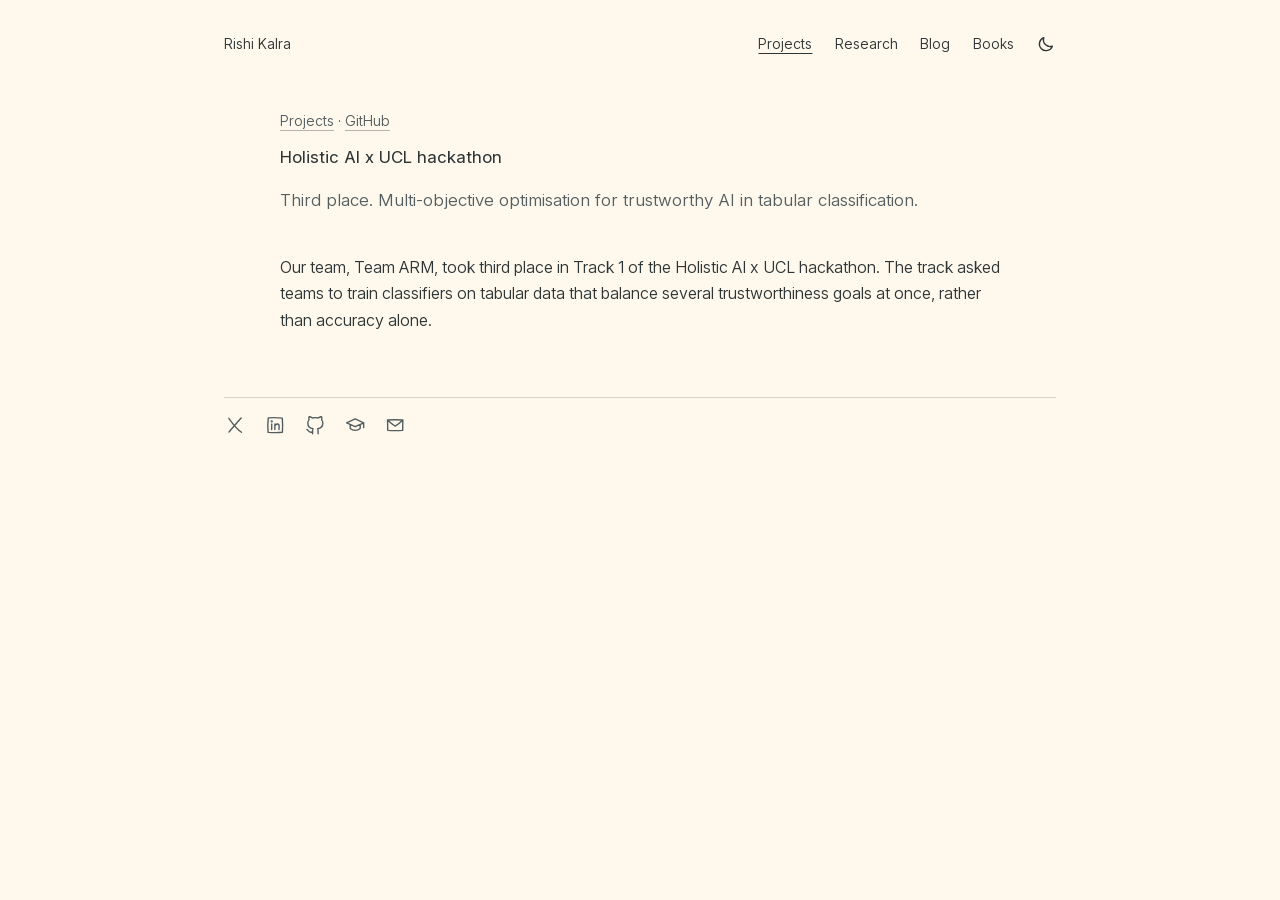
<file: projects/trustworthy-ai-hackathon.html>
<!doctype html>
<html lang="en">
<head>
  <meta charset="utf-8">
  <meta name="viewport" content="width=device-width, initial-scale=1">
  <title>Holistic AI x UCL hackathon · Rishi Kalra</title>
  <meta name="description" content="Third place. Multi-objective optimisation for trustworthy AI in tabular classification.">
  <link rel="canonical" href="https://rk68.github.io/projects/trustworthy-ai-hackathon.html">
  <link rel="alternate" type="application/rss+xml" title="Rishi Kalra · Blog" href="/feed.xml">
  <meta property="og:type" content="website">
  <meta property="og:site_name" content="Rishi Kalra">
  <meta property="og:title" content="Holistic AI x UCL hackathon">
  <meta property="og:description" content="Third place. Multi-objective optimisation for trustworthy AI in tabular classification.">
  <meta property="og:url" content="https://rk68.github.io/projects/trustworthy-ai-hackathon.html">
  <meta property="og:image" content="https://rk68.github.io/media/og/hackathon.jpg">
  <meta name="twitter:card" content="summary_large_image">
  <meta name="theme-color" content="#fff9ed">
  <link rel="icon" href="/favicon.svg?v=2" type="image/svg+xml">
  <link rel="apple-touch-icon" href="/apple-touch-icon.png?v=2">
  <link rel="preload" href="/fonts/inter.woff2" as="font" type="font/woff2" crossorigin>
  <link rel="stylesheet" href="/style.css?v=67">
  <script src="/site.js?v=1"></script>
</head>
<body>
  <header>
    <a href="/">Rishi Kalra</a>
    <nav aria-label="Site"><a href="/projects.html" aria-current="page">Projects</a><a href="/research.html">Research</a><a href="/blog.html">Blog</a><a href="/bookshelf.html">Books</a></nav>
  </header>
  <main class="post">
    <p class="post-meta"><a href="/projects.html">Projects</a> · <a href="https://github.com/rk68/Holistic-AI-Hackathon-Multi-Objective-Optimization-for-AI-Trustworthiness">GitHub</a></p>
    <h1>Holistic AI x UCL hackathon</h1>
    <p class="post-lede">Third place. Multi-objective optimisation for trustworthy AI in tabular classification.</p>

    <p>Our team, Team ARM, took third place in Track 1 of the Holistic AI x UCL hackathon. The track asked teams to train classifiers on tabular data that balance several trustworthiness goals at once, rather than accuracy alone.</p>
  </main>
  <footer><div data-contacts></div></footer>
</body>
</html>
</file>
<file: style.css>
@font-face {
  font-family: Inter;
  src: url("/fonts/inter.woff2") format("woff2");
  font-weight: 100 900;
  font-display: swap;
}
@font-face {
  font-family: Inter;
  src: url("/fonts/inter-italic.woff2") format("woff2");
  font-style: italic;
  font-weight: 100 900;
  font-display: swap;
}

:root {
  --paper: #fff9ed; --ink: #2e3536; --muted: #545e60; --rule: #ddd3c2; --accent: #234d72;
  --code-bg: #eee6d7; --chalk: #000;
  --trail: color-mix(in srgb, var(--muted) 45%, var(--paper));
  --measure: 52rem;
  --gutter: 1.5rem;
  color-scheme: light;
}
:root[data-mode="dark"] {
  --paper: #191f23; --ink: #e0e1d7; --muted: #b5b9ad; --rule: #41494b; --accent: #e7ba79;
  --code-bg: #232d30; --chalk: #fff;
}
/* Without JavaScript there is no data-mode, so follow the system setting. */
@media (prefers-color-scheme: dark) {
  :root:not([data-mode]) {
    --paper: #191f23; --ink: #e0e1d7; --muted: #b5b9ad; --rule: #41494b; --accent: #e7ba79;
    --code-bg: #232d30; --chalk: #fff;
    color-scheme: dark;
  }
}

/* Page transitions: the header stays still while the content fades across. */
@view-transition { navigation: auto; }
::view-transition-group(*) { animation-duration: .32s; animation-timing-function: cubic-bezier(.3, .7, .2, 1); }
@keyframes leave { to { opacity: 0; } }
@keyframes arrive { from { opacity: 0; } }
::view-transition-old(root) { animation: leave .12s ease-out both; }
::view-transition-new(root) { animation: arrive .22s .1s ease-out both; }

* { box-sizing: border-box; }
html { overflow-y: scroll; }
body {
  margin: 0;
  background: var(--paper);
  color: var(--ink);
  font: 350 1rem/1.65 Inter, system-ui, sans-serif;
  overflow-wrap: break-word;
  transition: background-color .35s ease, color .35s ease;
}
a { color: inherit; text-decoration-color: var(--trail); text-underline-offset: .25em; }
a:hover { text-decoration-color: currentColor; }
:focus-visible { outline: 2px solid var(--accent); outline-offset: 3px; }
p { margin: 0 0 1rem; }
.muted { color: var(--muted); }

/* Header, main and footer share one column. The same rules size the header on every page, so it does not move. */
header, main, footer { width: min(100% - 2 * var(--gutter), var(--measure)); margin-inline: auto; }
header, header nav { display: flex; flex-wrap: wrap; align-items: baseline; gap: .4rem 1.4rem; }
header { justify-content: space-between; padding-block: 2rem .9rem; font-size: .875rem; view-transition-name: site-header; }
header a { text-decoration: none; }
header a:is(:hover, :focus-visible, [aria-current]) { text-decoration: underline; }
main { position: relative; padding-top: 2.5rem; }
footer { margin-top: 4rem; padding: 1rem 0 2rem; border-top: 1px solid var(--rule); }

/* Day and night toggle. */
.mode-toggle { position: relative; align-self: center; width: 1.25rem; height: 1.25rem; padding: 0; border: 0; background: none; color: inherit; cursor: pointer; }
.mode-toggle svg { position: absolute; inset: 0; width: 100%; height: 100%; fill: none; stroke: currentColor; stroke-width: 1.6; stroke-linecap: round; stroke-linejoin: round; transition: transform .45s cubic-bezier(.3, .7, .2, 1.3), opacity .25s ease; }
[data-mode="light"] .mode-toggle .sun, [data-mode="dark"] .mode-toggle .moon { opacity: 0; transform: rotate(-90deg) scale(.4); }
.mode-toggle:is(:hover, :focus-visible) { color: var(--accent); }

.contacts { display: flex; flex-wrap: wrap; gap: .4rem 1.1rem; }
.contacts a { display: inline-flex; color: var(--muted); }
.contacts a:is(:hover, :focus-visible) { color: var(--accent); }
.contacts svg { width: 1.4rem; height: 1.4rem; fill: none; stroke: currentColor; stroke-width: 1.5; stroke-linecap: round; stroke-linejoin: round; }

/* Home: the bio beside the chalk-scribble painting. */
/* The home content stays near the top. Its top margin grows a little on taller windows, up to a cap. */
@media (min-width: 901px) {
  main.home { padding-top: clamp(2.5rem, 12vh, 7.5rem); }
}
.intro {
  --painting: 20rem;
  display: grid;
  grid-template-columns: minmax(0, 1fr) minmax(0, var(--painting));
  align-items: center;
  gap: 2.5rem;
}
/* Variant: the painting with its scribble extended further left and right
   (media/yosemite-chalk-wide.webp). The extra width needs a wider column. */
.intro.wide { --painting: 28rem; gap: 2.5rem; }
.intro.wide .pencil-note { width: 40%; right: 7%; bottom: 3%; }
.bio { max-width: 27rem; text-align: justify; hyphens: auto; }
.bio p { margin: 0; }
/* An organisation's logo sits before its linked name. Underlines skip images, so only the name is underlined. */
.org { white-space: nowrap; }
.org img { display: inline-block; width: auto; height: 1em; margin-right: .3em; vertical-align: -.12em; }
.bio p + p { margin-top: .9em; }
/* The icons sit under the text. Matching space above keeps the text centred on the painting. */
.bio .contacts, .bio::before { height: 1.4rem; margin-top: 1.5rem; }
.bio::before { content: ""; display: block; margin: 0 0 1.5rem; }
.painting { position: relative; margin: 0; }
.painting img { display: block; width: 100%; height: auto; }
/* Chalk inscription rising across the lower right corner, part on the painting and part on the
   page: black in light mode, white in dark mode. The SVG mask carries the chalk grain. */
.pencil-note {
  position: absolute;
  right: 1%;
  bottom: 2.5%;
  width: 56%;
  aspect-ratio: 6657 / 1491;
  transform: rotate(-16deg);
  color: transparent;
  font-size: 0;
}
.pencil-note::before {
  content: "";
  position: absolute;
  inset: 0;
  background: var(--chalk);
  mask: url("/media/yosemite-2026.svg?v=8") center / contain no-repeat;
}

/* Section pages: the section's illustration above its title. */
h1, h2 { color: var(--ink); font: 430 1.05rem/1.5 Inter, sans-serif; }
h1 { margin: 0 0 1rem; }
h2 { margin: 2.75rem 0 .75rem; }

/* Lists with a line between rows. */
.items { margin: 0; padding: 0; list-style: none; }
.items li { padding: .75rem 0; border-bottom: 1px solid var(--rule); }
.items li:last-child { border-bottom: 0; }
.items .title, .me { font-weight: 480; }
.items .title { text-decoration: none; }
.items .row { display: flex; justify-content: space-between; align-items: baseline; gap: 1rem; }
.items .row > .muted { white-space: nowrap; font-size: .875rem; }
.row-links { display: flex; gap: .9rem; font-size: .875rem; white-space: nowrap; }
.row-links a, .row-link { position: relative; z-index: 1; color: var(--muted); font-size: .875rem; }
.row-links a:hover, .row-link:hover { color: var(--ink); }

/* Picture, title and description, then one item on the right. The title link covers the whole row. */
.link-rows li {
  position: relative;
  display: grid;
  grid-template-columns: auto minmax(0, 1fr) auto;
  align-items: center;
  gap: 1rem;
  padding-block: 1rem;
}
.link-rows .title::after { content: ""; position: absolute; inset: 0; }
.link-rows li:hover .title { text-decoration: underline; }
.link-rows li > .muted { font-size: .875rem; white-space: nowrap; }
.link-rows .year { margin-left: .35rem; font-size: .875rem; font-variant-numeric: tabular-nums; }
/* Paper rows: first page, details, then links. Letter and A4 pages crop from the top to one shape. */
.items .paper { display: grid; grid-template-columns: auto minmax(0, 1fr) auto; align-items: start; gap: 1rem; }
.paper-thumb { display: block; }
.paper-thumb img { display: block; width: 4.5rem; height: auto; aspect-ratio: 210 / 297; object-fit: cover; object-position: top; background: #fff; border: 1px solid var(--rule); border-radius: .25rem; }
.paper-thumb:hover img { border-color: var(--muted); }
.row-thumb { display: block; width: 6rem; height: auto; aspect-ratio: 8 / 5; object-fit: cover; border: 1px solid var(--rule); border-radius: .4rem; }

/* Bookshelf: one shelf in rows (bookshelf.js packs them). A clicked book widens and turns to
   show its cover, and the rest of its row slides along into the space kept at the row's end. */
.shelf { display: flex; flex-direction: column; gap: 2.75rem; padding-top: 1.25rem; }
.shelf-row { display: flex; align-items: flex-end; gap: 3px; margin: 0; padding: 0; border-bottom: 1px solid var(--rule); list-style: none; }
/* Category divider: a card like a library shelf divider, with a tab on top, the book count and
   the category name reading upwards. */
.divider {
  position: relative;
  flex: none;
  display: flex;
  flex-direction: column;
  align-items: center;
  justify-content: space-between;
  width: 1.9rem;
  height: 12.5rem;
  margin: 0 .55rem;
  padding: .55rem 0 .7rem;
  border: 1px solid var(--rule);
  border-bottom: 0;
  border-radius: 0 .35rem 0 0;
  background: var(--code-bg);
}
.divider:first-child { margin-left: 0; }
.divider::before {
  content: "";
  position: absolute;
  left: -1px;
  bottom: 100%;
  width: 1.2rem;
  height: .9rem;
  border: 1px solid var(--rule);
  border-bottom: 0;
  border-radius: .35rem .35rem 0 0;
  background: var(--code-bg);
}
.divider b { color: var(--accent); font-size: .6875rem; font-weight: 560; font-variant-numeric: tabular-nums; }
.divider span { writing-mode: vertical-rl; transform: rotate(180deg); color: var(--ink); font-size: .72rem; font-weight: 560; letter-spacing: .12em; text-transform: uppercase; white-space: nowrap; }
/* The divider for books I have not read yet: a dashed outline in the accent colour, with no fill. */
.divider.upcoming, .divider.upcoming::before { border: 1px dashed var(--accent); border-bottom: 0; background: transparent; }
.divider.upcoming span { color: var(--accent); }
.book { flex: none; width: var(--spine); transition: width .5s cubic-bezier(.3, .7, .2, 1); }
.book.open { width: var(--open); }
.book button {
  display: block;
  width: 100%;
  height: var(--h);
  padding: 0;
  border: 0;
  background: none;
  color: var(--fg);
  font: inherit;
  cursor: pointer;
  perspective: 70rem;
}
.book-box {
  position: relative;
  display: block;
  width: var(--spine);
  height: 100%;
  transform-origin: left center;
  transform-style: preserve-3d;
  transition: transform .5s cubic-bezier(.3, .7, .2, 1);
}
.book:not(.open) button:hover .book-box { transform: translateY(-.4rem); }
.book.open .book-box { transform: rotateY(var(--tilt)); }
.spine, .cover { position: absolute; top: 0; height: 100%; overflow: hidden; background: var(--bg); backface-visibility: hidden; }
.spine {
  left: 0;
  width: var(--spine);
  display: flex;
  flex-direction: column;
  align-items: center;
  justify-content: space-between;
  padding: .8rem 0;
  border-radius: 2px;
  /* Light on the curve of the spine, shade at its edges. */
  background-image: linear-gradient(90deg, rgb(0 0 0 / .22), rgb(255 255 255 / .1) 30%, rgb(0 0 0 / .04) 70%, rgb(0 0 0 / .2));
  background-color: var(--bg);
}
/* The book I am reading now has a bookmark sticking up out of its pages. */
.book.reading .book-box::before {
  content: "";
  position: absolute;
  bottom: 100%;
  left: calc(50% - .3rem);
  width: .6rem;
  height: 1.1rem;
  background: var(--accent);
  border-radius: 1px 1px 0 0;
}
.spine-title, .spine-author { writing-mode: vertical-rl; white-space: nowrap; overflow: hidden; text-overflow: ellipsis; }
.spine-title { flex: 0 1 auto; min-height: 0; font-size: .8rem; font-weight: 520; letter-spacing: .01em; }
.spine-title.long { font-size: .66rem; }
.spine-author { flex: none; margin-top: .6rem; font-size: .625rem; opacity: .75; }
.cover {
  left: var(--spine);
  width: var(--cover);
  display: flex;
  flex-direction: column;
  justify-content: space-between;
  padding: 1.1rem 1rem 1rem 1.25rem;
  text-align: left;
  transform-origin: left center;
  transform: rotateY(90deg);
  border-radius: 0 3px 3px 0;
  background-image: linear-gradient(90deg, rgb(0 0 0 / .25), rgb(255 255 255 / .12) 3%, rgb(0 0 0 / .08) 6%, transparent 12%);
  background-color: var(--bg);
}
.cover-title { font-size: 1.2rem; font-weight: 560; line-height: 1.15; }
.cover-author { padding-top: .6rem; border-top: 1px solid currentColor; font-size: .75rem; opacity: .85; }
.cover-img { position: absolute; inset: 0; width: 100%; height: 100%; object-fit: cover; }
/* The hinge shading stays on top of a cover image too. */
.cover::after { content: ""; position: absolute; inset: 0; background: linear-gradient(90deg, rgb(0 0 0 / .3), rgb(255 255 255 / .12) 3%, transparent 8%); pointer-events: none; }
/* The caption stays in view at the bottom of the window while the shelf is on screen. */
.shelf-caption { position: sticky; bottom: 0; min-height: 2.9em; margin: 0; padding: .9rem 0 .6rem; background: var(--paper); font-size: .875rem; }

/* Blog posts and project pages. */
.post { max-width: 45rem; }
.post-meta { margin: 0 0 .75rem; font-size: .875rem; }
.post-meta a { color: var(--muted); }
.post-lede { margin-bottom: 2.5rem; color: var(--muted); font-size: 1.0625rem; }
.post h2 { margin: 3.5rem 0 .9rem; }
.post strong { font-weight: 480; }
.post ul, .post ol { margin: 0 0 1rem; padding-left: 1.25em; }
.post li { margin: .4rem 0; }
.post code { padding: 1px 5px; border: 1px solid var(--rule); border-radius: 4px; background: var(--code-bg); font: .875em ui-monospace, Menlo, Consolas, monospace; }
.post pre { overflow-x: auto; padding: 1rem; border: 1px solid var(--rule); border-radius: 4px; background: var(--code-bg); }
.post pre code { padding: 0; border: 0; background: none; }
/* Inline SVG diagrams take the page colours, so they work in both modes. Narrow screens scroll
   sideways instead of shrinking the text below reading size. */
.post figure.diagram { overflow-x: auto; }
.diagram svg { display: block; width: 100%; min-width: 34rem; height: auto; }
.diagram text { text-anchor: middle; fill: var(--ink); font-family: Inter, sans-serif; }
.diagram .d-head-text { fill: var(--muted); font-size: 13px; }
.diagram .d-title { font: 500 14px ui-monospace, Menlo, Consolas, monospace; }
.diagram .d-sub { fill: var(--muted); font-size: 12px; }
.diagram .d-path { font: 12.5px ui-monospace, Menlo, Consolas, monospace; }
.diagram .d-box { fill: none; stroke: var(--rule); stroke-width: 1.5; }
.diagram .d-src { fill: var(--code-bg); }
.diagram .d-optional { stroke-dasharray: 5 4; }
.diagram .d-line { fill: none; stroke: var(--muted); stroke-width: 1.5; }
.diagram .d-head { fill: var(--muted); }
.post pre.mermaid { padding: .5rem 0; border: 0; background: none; color: var(--muted); font-size: .8125rem; text-align: center; }
.post .mermaid svg { background: #0d1117; }
.post figure { margin: 1.75rem 0; }
.post figure img, .post figure video { display: block; width: 100%; height: auto; border: 1px solid var(--rule); border-radius: 4px; }
.post figure.pair { display: grid; grid-template-columns: 1fr 1fr; gap: .75rem; }
.post figure.pair figcaption { grid-column: 1 / -1; }
.post figcaption { margin-top: .6rem; color: var(--muted); font-size: .8125rem; }
.table-wrap { overflow-x: auto; margin: 0 0 1.25rem; }
.post table { width: 100%; border-collapse: collapse; font-size: .875rem; }
.post th, .post td { padding: .6rem .75rem .6rem 0; border-bottom: 1px solid var(--rule); text-align: left; vertical-align: top; }
.post th { color: var(--muted); font-weight: 480; }

/* Below 900px the painting goes under the text, so neither gets squeezed. */
@media (max-width: 900px) {
  .intro { grid-template-columns: 1fr; gap: 2rem; }
  .bio { max-width: 34rem; }
  .bio::before { content: none; }
  .painting { justify-self: center; width: min(100%, 20rem); }
  .wide .painting { width: min(100%, 28rem); }
}
@media (max-width: 640px) {
  :root { --gutter: 1.25rem; }
  header { padding-top: 1.3rem; column-gap: .75rem; }
  header nav { column-gap: .7rem; }
  main { padding-top: 2rem; }
  .items .row { flex-direction: column; gap: .125rem; }
  .items .row > .muted { white-space: normal; }
  .link-rows li { grid-template-columns: auto minmax(0, 1fr); }
  .link-rows li > :last-child { grid-column: 2; }
  .row-thumb { width: 4.5rem; }
  .items .paper { grid-template-columns: auto minmax(0, 1fr); }
  .items .paper > .row-links { grid-column: 2; }
  .paper-thumb img { width: 3.5rem; }
  .post figure.pair { grid-template-columns: 1fr; }
}
@media (prefers-reduced-motion: reduce) {
  @view-transition { navigation: none; }
  body, .mode-toggle svg, .book, .book-box { transition: none; }
}
</file>
